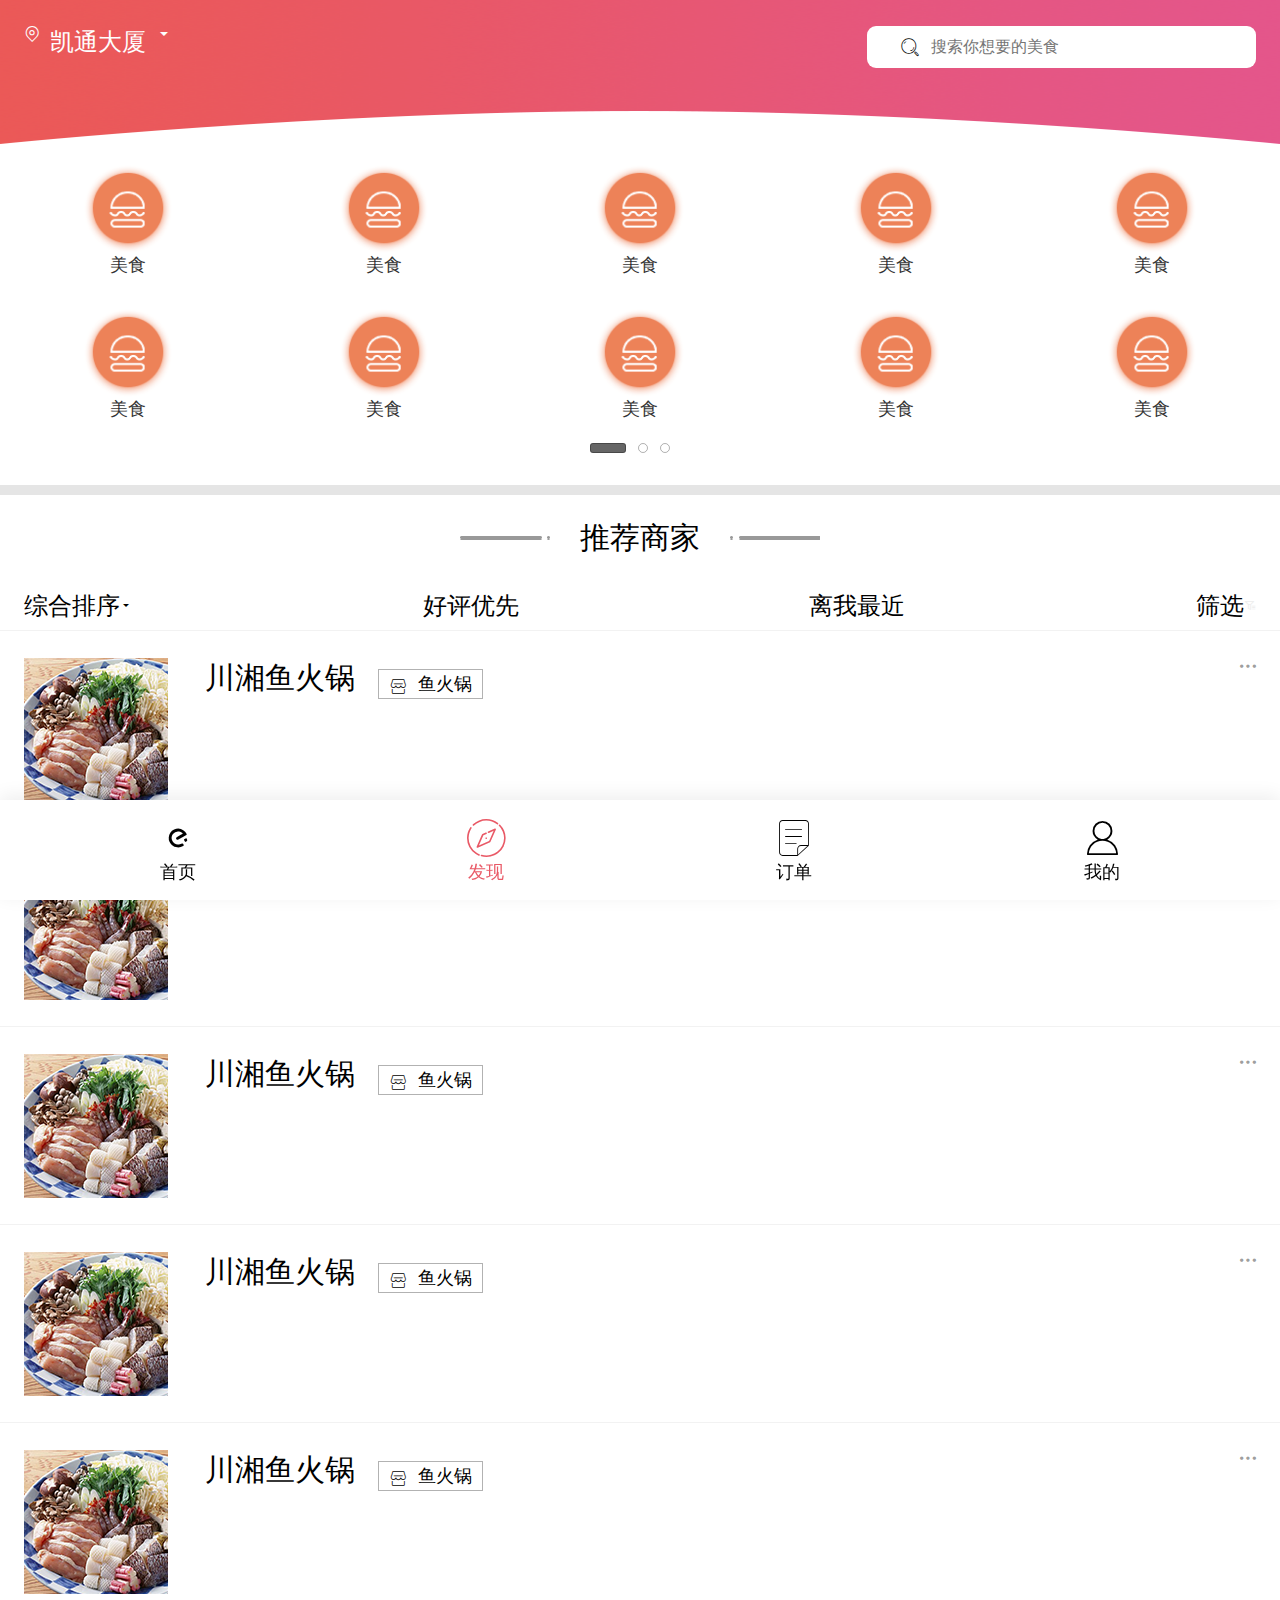
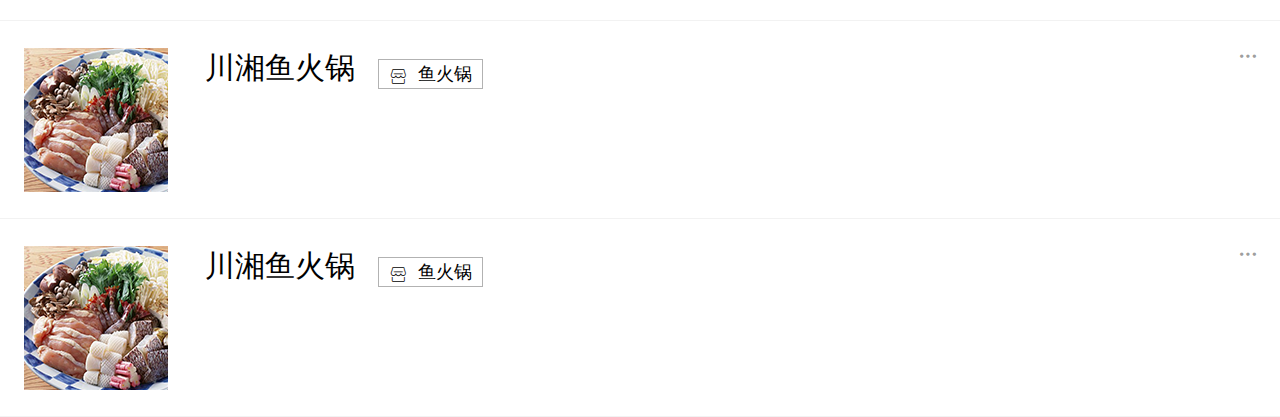
<file: eleme/index.html>
<!doctype html>
<html lang="en">
<head>
    <meta charset="UTF-8">
    <meta name="viewport"
          content="width=device-width, user-scalable=no, initial-scale=1.0, maximum-scale=1.0, minimum-scale=1.0">
    <meta http-equiv="X-UA-Compatible" content="ie=edge">
    <title>首页</title>
    <link rel="stylesheet" href="./css/common.css">
    <link rel="stylesheet" href="./css/index.css">
    <link rel="stylesheet" href="./font/iconfont.css">
    <script src="./js/rem.js"></script>
</head>
<body>
   <header>
       <div class="hleft">
           <i class="iconfont icon-location"></i>
           <span>凯通大厦</span>
           <i class="iconfont icon-plus-select-down"></i>
       </div>
       <div class="hright">
           <i class="iconfont icon-sousuo"></i>
           <input type="text" placeholder="搜索你想要的美食">
       </div>
   </header>
<!-- header -->
   <section class="category">
       <div class="cateBox">
           <div class="cateItem">
               <div class="itemSon">
                   <a href="">
                       <img src="./img/index/kc.png" alt=""><h3>美食</h3>
                   </a>
               </div>
               <div class="itemSon">
                   <a href="">
                       <img src="./img/index/kc.png" alt="">
                       <h3>美食</h3>
                   </a>
               </div>
               <div class="itemSon">
                   <a href="">
                       <img src="./img/index/kc.png" alt="">
                       <h3>美食</h3>
                   </a>
               </div>
               <div class="itemSon">
                   <a href="">
                       <img src="./img/index/kc.png" alt="">
                       <h3>美食</h3>
                   </a>
               </div>
               <div class="itemSon">
                   <a href="">
                       <img src="./img/index/kc.png" alt="">
                       <h3>美食</h3>
                   </a>
               </div><div class="itemSon">
               <a href="">
                   <img src="./img/index/kc.png" alt="">
                   <h3>美食</h3>
               </a>
           </div>
               <div class="itemSon">
                   <a href="">
                       <img src="./img/index/kc.png" alt="">
                       <h3>美食</h3>
                   </a>
               </div>
               <div class="itemSon">
                   <a href="">
                       <img src="./img/index/kc.png" alt="">
                       <h3>美食</h3>
                   </a>
               </div>
               <div class="itemSon">
                   <a href="">
                       <img src="./img/index/kc.png" alt="">
                       <h3>美食</h3>
                   </a>
               </div>
               <div class="itemSon">
                   <a href="">
                       <img src="./img/index/kc.png" alt="">
                       <h3>美食</h3>
                   </a>
               </div>


           </div>
          <!-- <div class="cateItem"></div>
           <div class="cateItem"></div>-->
       </div>
       <ul class="cateBtn">
           <li class="hot"></li>
           <li></li>
           <li></li>
       </ul>
   </section>
<!--  category -->
<div class="line" style="width: 100%;height: 0.1rem;background: #e5e5e5"></div>

<div class="shopListTitle">
   <span></span>  推荐商家 <span></span>
</div>
<ul class="shopCate">
    <li>综合排序 <i class="iconfont icon-plus-select-down"></i> </li>
    <li>好评优先</li>
    <li>离我最近</li>
    <li>筛选 <i class="iconfont icon-shaixuan"></i> </li>
</ul>
<!-- 分类 条件 -->
<section class="shopListBox">
    <section class="shopList">
        <a href="dianpuye.html">
            <div class="listLeft">
                <img src="./img/index/food.png" alt="">
            </div>
            <div class="listInfo">
                <section class="shopName">
                    <section>
                        <h3>川湘鱼火锅</h3>
                        <h6><i class="iconfont icon-dianpu" style="margin-right: 0.11rem"></i> 鱼火锅</h6>
                    </section>
                    <i class="iconfont icon-gengduo-tianchong" style="color:rgba(0,0,0,0.4)"></i>
                </section>

            </div>
        </a>
    </section>

    <section class="shopList">
        <a href="dianpuye.html">
            <div class="listLeft">
                <img src="./img/index/food.png" alt="">
            </div>
            <div class="listInfo">
                <section class="shopName">
                    <section>
                        <h3>川湘鱼火锅</h3>
                        <h6><i class="iconfont icon-dianpu" style="margin-right: 0.11rem"></i> 鱼火锅</h6>
                    </section>
                    <i class="iconfont icon-gengduo-tianchong" style="color:rgba(0,0,0,0.4)"></i>
                </section>

            </div>
        </a>
    </section>

    <section class="shopList">
        <a href="dianpuye.html">
            <div class="listLeft">
                <img src="./img/index/food.png" alt="">
            </div>
            <div class="listInfo">
                <section class="shopName">
                    <section>
                        <h3>川湘鱼火锅</h3>
                        <h6><i class="iconfont icon-dianpu" style="margin-right: 0.11rem"></i> 鱼火锅</h6>
                    </section>
                    <i class="iconfont icon-gengduo-tianchong" style="color:rgba(0,0,0,0.4)"></i>
                </section>

            </div>
        </a>
    </section>

    <section class="shopList">
        <a href="dianpuye.html">
            <div class="listLeft">
                <img src="./img/index/food.png" alt="">
            </div>
            <div class="listInfo">
                <section class="shopName">
                    <section>
                        <h3>川湘鱼火锅</h3>
                        <h6><i class="iconfont icon-dianpu" style="margin-right: 0.11rem"></i> 鱼火锅</h6>
                    </section>
                    <i class="iconfont icon-gengduo-tianchong" style="color:rgba(0,0,0,0.4)"></i>
                </section>

            </div>
        </a>
    </section>

    <section class="shopList">
        <a href="dianpuye.html">
            <div class="listLeft">
                <img src="./img/index/food.png" alt="">
            </div>
            <div class="listInfo">
                <section class="shopName">
                    <section>
                        <h3>川湘鱼火锅</h3>
                        <h6><i class="iconfont icon-dianpu" style="margin-right: 0.11rem"></i> 鱼火锅</h6>
                    </section>
                    <i class="iconfont icon-gengduo-tianchong" style="color:rgba(0,0,0,0.4)"></i>
                </section>

            </div>
        </a>
    </section>

    <section class="shopList">
        <a href="dianpuye.html">
            <div class="listLeft">
                <img src="./img/index/food.png" alt="">
            </div>
            <div class="listInfo">
                <section class="shopName">
                    <section>
                        <h3>川湘鱼火锅</h3>
                        <h6><i class="iconfont icon-dianpu" style="margin-right: 0.11rem"></i> 鱼火锅</h6>
                    </section>
                    <i class="iconfont icon-gengduo-tianchong" style="color:rgba(0,0,0,0.4)"></i>
                </section>

            </div>
        </a>
    </section>

    <section class="shopList">
        <a href="dianpuye.html">
            <div class="listLeft">
                <img src="./img/index/food.png" alt="">
            </div>
            <div class="listInfo">
                <section class="shopName">
                    <section>
                        <h3>川湘鱼火锅</h3>
                        <h6><i class="iconfont icon-dianpu" style="margin-right: 0.11rem"></i> 鱼火锅</h6>
                    </section>
                    <i class="iconfont icon-gengduo-tianchong" style="color:rgba(0,0,0,0.4)"></i>
                </section>

            </div>
        </a>
    </section>

</section>

<!--  list  -->

<ul class="footer">
    <li>
        <a href="index.html">
            <i class="iconfont icon-changyonglogo40"></i>
            <span>首页</span>
        </a>
    </li>
    <li><a href="" class="active"><i class="iconfont icon-faxian"></i><span>发现</span></a></li>
    <li><a href="dingdanxiangqing.html"><i class="iconfont icon-icondd1"></i><span>订单</span></a></li>

    <li><a href="gerenzhixing.html"><i class="iconfont icon-wode"></i><span>我的</span></a></li>

</ul>


</body>
</html>
</file>
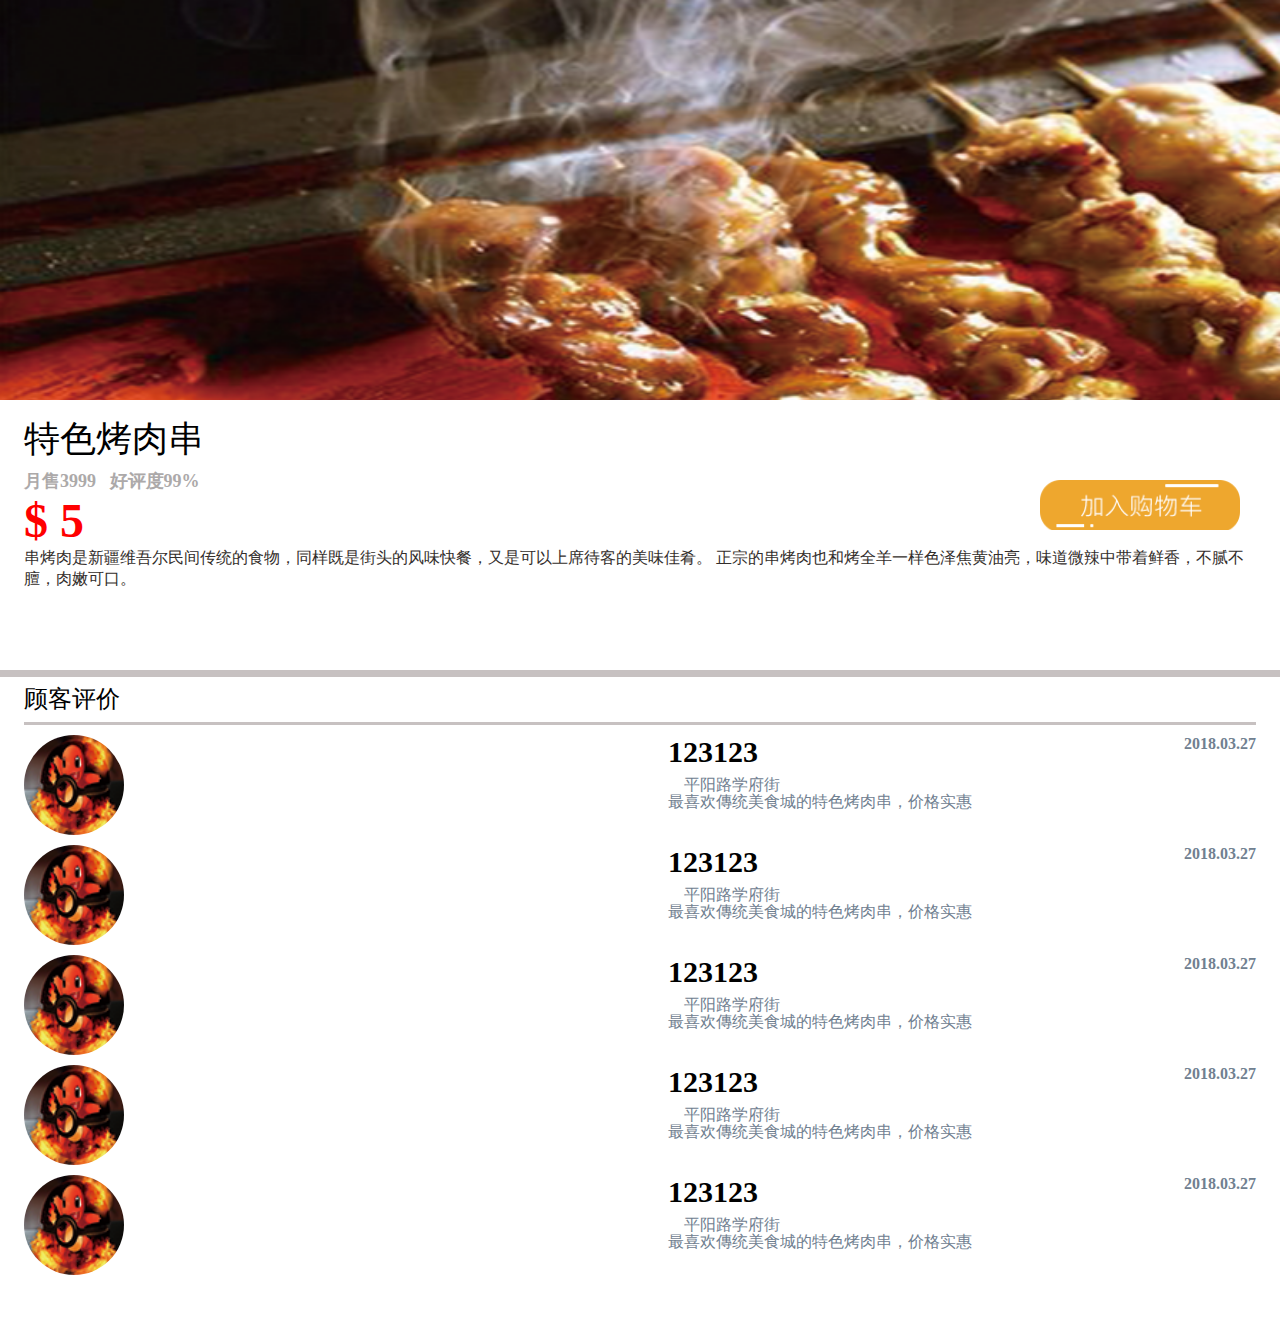
<file: eleme/danpinjieshao.html>
<!doctype html>
<html lang="en">
<head>
    <meta charset="UTF-8">
    <meta name="viewport"
          content="width=device-width, user-scalable=no, initial-scale=1.0, maximum-scale=1.0, minimum-scale=1.0">
    <meta http-equiv="X-UA-Compatible" content="ie=edge">
    <title>Document</title>
    <link rel="stylesheet" href="./css/danpinjieshao.css">
    <link rel="stylesheet" href="//at.alicdn.com/t/font_632996_cu290oz7plul3di.css">
    <script src="js/rem.js"></script>
</head>
<body>
<!--头部开始-->
<div class="toubu">
    <div class="dhl">
        <a href="javascript:history.back();" class="you">
            <i class="iconfont y">&#xe65c;</i>
        </a>
        <div class="zuo">
            <a href="">
                <i class="iconfont sc">&#xe60a;</i>
            </a>
            <a href="">
                <i class="iconfont fx">&#xe6f0;</i>
            </a>
        </div>
    </div>
</div>
<!--头部结束-->
<!--中-->
<div class="zhong">
    <a href="" class="jrgwc"></a>
    <h1>特色烤肉串</h1>
    <h2>月售3999&nbsp; &nbsp;好评度99%</h2>
    <h3>$ 5</h3>
    <p>串烤肉是新疆维吾尔民间传统的食物，同样既是街头的风味快餐，又是可以上席待客的美味佳肴。
        正宗的串烤肉也和烤全羊一样色泽焦黄油亮，味道微辣中带着鲜香，不腻不膻，肉嫩可口。 </p>
</div>
<!--中结束-->
<!--评论开始-->
<div class="zong">
    <div class="gk">顾客评价</div>
    <div class="pinlun">
        <div class="tp"></div>
        <div class="zj">
            <div class="mincheng">
                <h1>123123
                    <i class="iconfont">&#xe615;&#xe615;&#xe615; </i>
                </h1>
                <h2>2018.03.27</h2>
            </div>
            <div class="dingwei">
                <i class="iconfont">&#xe636;</i>
                <span>平阳路学府街</span>
            </div>
            <div class="zanmei">
                <p>最喜欢傳统美食城的特色烤肉串，价格实惠</p>
            </div>
        </div>
    </div>
    <div class="pinlun">
        <div class="tp"></div>
        <div class="zj">
            <div class="mincheng">
                <h1>123123
                    <i class="iconfont">&#xe615;&#xe615;&#xe615; </i>
                </h1>
                <h2>2018.03.27</h2>
            </div>
            <div class="dingwei">
                <i class="iconfont">&#xe636;</i>
                <span>平阳路学府街</span>
            </div>
            <div class="zanmei">
                <p>最喜欢傳统美食城的特色烤肉串，价格实惠</p>
            </div>
        </div>
    </div>
    <div class="pinlun">
        <div class="tp"></div>
        <div class="zj">
            <div class="mincheng">
                <h1>123123
                    <i class="iconfont">&#xe615;&#xe615;&#xe615; </i>
                </h1>
                <h2>2018.03.27</h2>
            </div>
            <div class="dingwei">
                <i class="iconfont">&#xe636;</i>
                <span>平阳路学府街</span>
            </div>
            <div class="zanmei">
                <p>最喜欢傳统美食城的特色烤肉串，价格实惠</p>
            </div>
        </div>
    </div>
    <div class="pinlun">
        <div class="tp"></div>
        <div class="zj">
            <div class="mincheng">
                <h1>123123
                    <i class="iconfont">&#xe615;&#xe615;&#xe615; </i>
                </h1>
                <h2>2018.03.27</h2>
            </div>
            <div class="dingwei">
                <i class="iconfont">&#xe636;</i>
                <span>平阳路学府街</span>
            </div>
            <div class="zanmei">
                <p>最喜欢傳统美食城的特色烤肉串，价格实惠</p>
            </div>
        </div>
    </div>
    <div class="pinlun">
        <div class="tp"></div>
        <div class="zj">
            <div class="mincheng">
                <h1>123123
                    <i class="iconfont">&#xe615;&#xe615;&#xe615; </i>
                </h1>
                <h2>2018.03.27</h2>
            </div>
            <div class="dingwei">
                <i class="iconfont">&#xe636;</i>
                <span>平阳路学府街</span>
            </div>
            <div class="zanmei">
                <p>最喜欢傳统美食城的特色烤肉串，价格实惠</p>
            </div>
        </div>
    </div>
</div>
<!--评论结束-->
</body>
</html>
</file>
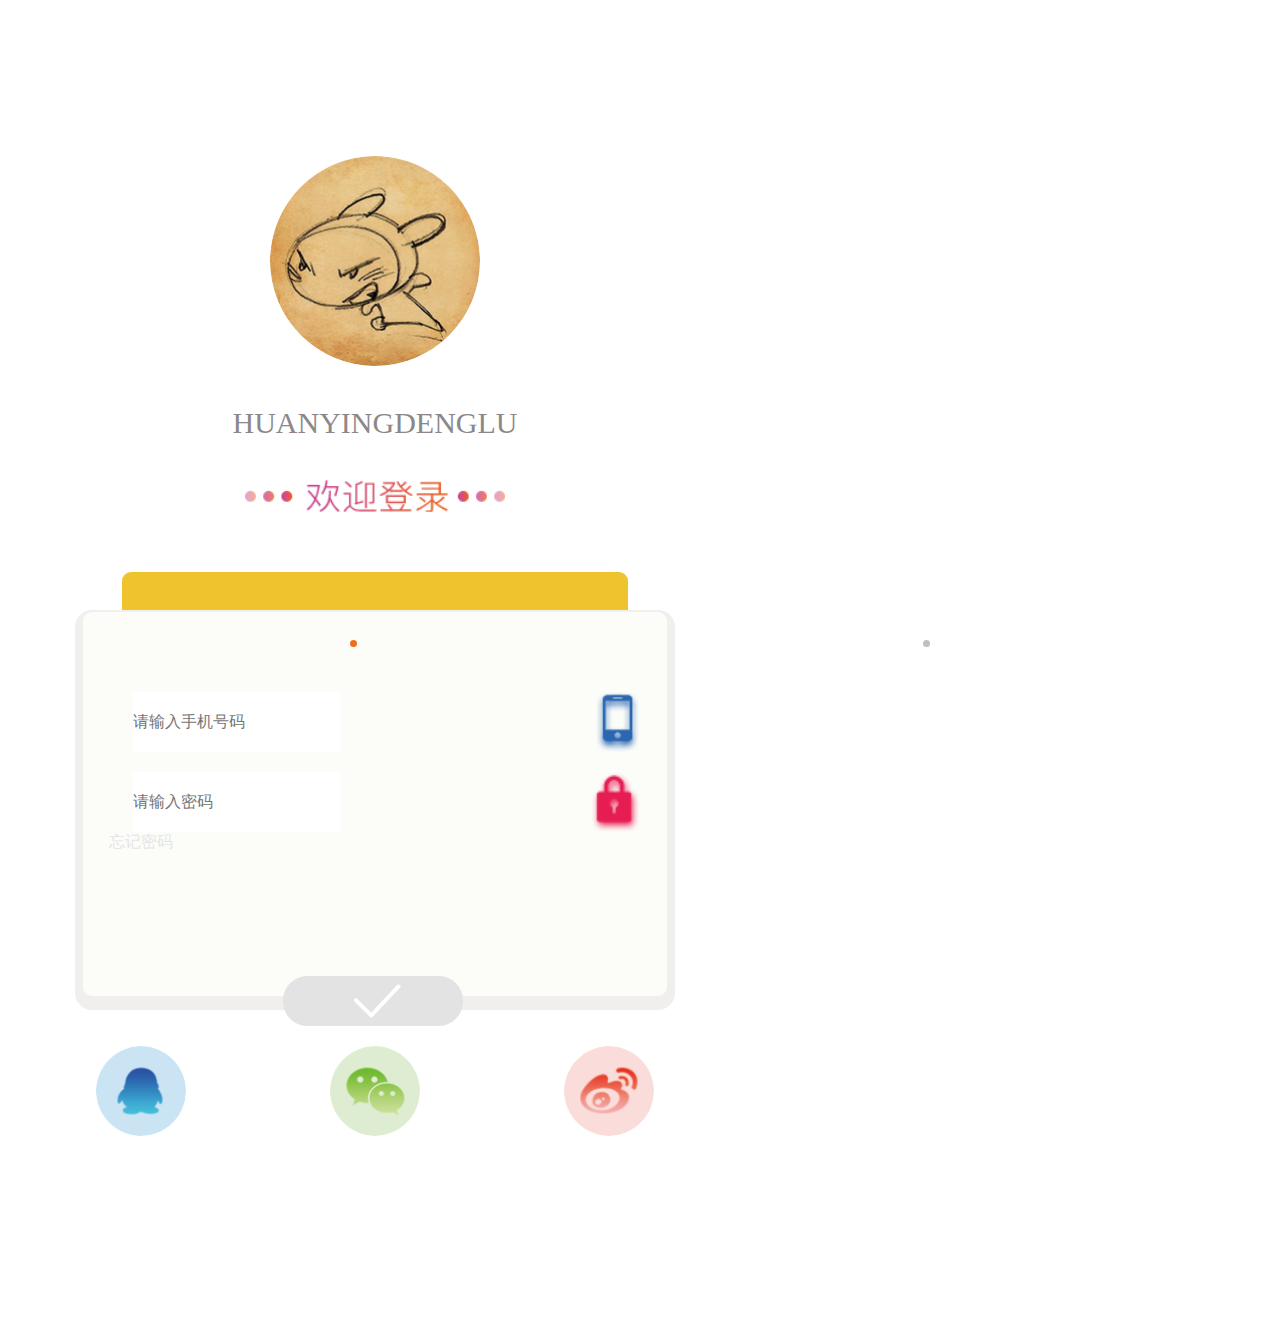
<file: eleme/denglu.html>
<!doctype html>
<html lang="en">
<head>
    <meta charset="UTF-8">
    <meta name="viewport"
          content="width=device-width, user-scalable=no, initial-scale=1.0, maximum-scale=1.0, minimum-scale=1.0">
    <meta http-equiv="X-UA-Compatible" content="ie=edge">
    <title>Document</title>
    <link rel="stylesheet" href="./css/denglu.css">
    <link rel="stylesheet" href="//at.alicdn.com/t/font_632996_dvkke8dqyoav2t9.css">
    <script src="js/rem.js"></script>
</head>
<body>
<div class="zhuti">
    <div class="tu"></div>
    <p class="ying">HUANYINGDENGLU</p>
    <div class="tu1"></div>
    <div class="he"></div>
    <div class="kuang">
        <div class="shang1">
            <input type="number" placeholder="请输入手机号码">
            <img src="./img/shouji.png" alt="">
        </div>
        <div class="shang1 shang3">
            <input type="password" placeholder="请输入密码"><img src="./img/suo.png" alt="">
        </div>
        <div class="wangji">
            <i class="iconfont">&#xe725;</i>
            <span>忘记密码</span>
        </div>
        <div class="duigou"></div>
    </div>
    <div class="yuan"></div>
    <div class="yuan1"></div>
    <div class="dlk">
        <a href="" class="qq"></a>
        <a href="" class="qq"></a>
        <a href="" class="qq"></a>
    </div>
</div>
</body>
</html>
<script>
    let button=document.querySelector(".duigou");
    button.onclick=function () {
        window.location.href="zhifufangshi.html"
    }
</script>
</file>
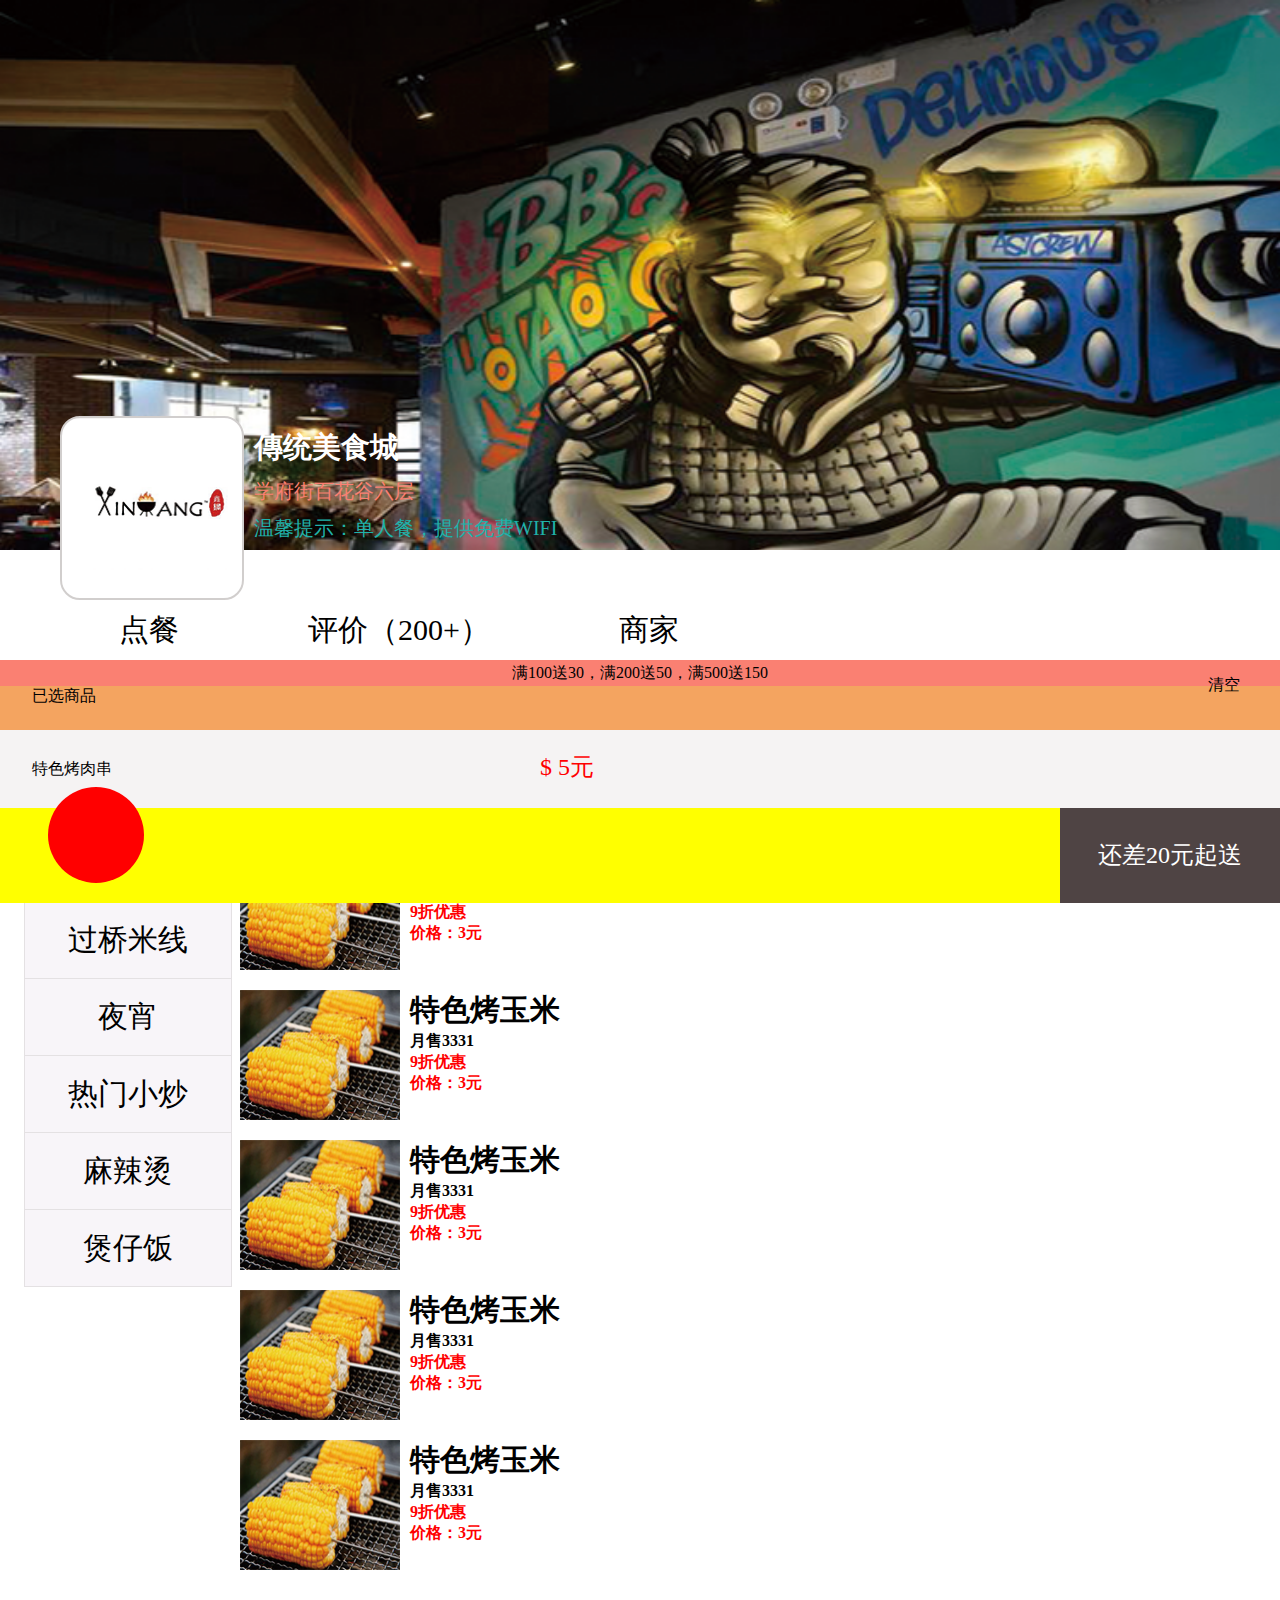
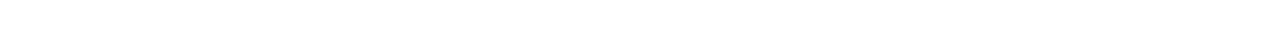
<file: eleme/dianpuye.html>
<!doctype html>
<html lang="en">
<head>
    <meta charset="UTF-8">
    <meta name="viewport"
          content="width=device-width, user-scalable=no, initial-scale=1.0, maximum-scale=1.0, minimum-scale=1.0">
    <meta http-equiv="X-UA-Compatible" content="ie=edge">
    <title>Document</title>
    <link rel="stylesheet" href="./css/dianpuye.css">
    <link rel="stylesheet" href="//at.alicdn.com/t/font_632996_cu290oz7plul3di.css">
    <script src="js/rem.js"></script>
</head>
<body>
<!--头部开始-->
    <div class="toubu">
        <div class="daohanglan">
            <div class="zuokuang">
                <a href="">
                    <i class="iconfont zuojiantou">&#xe65c;</i>
                </a>
            </div>
            <div class="youkuang">
                <a href="" class="gengduo">
                    <i class="iconfont">&#xe60a;</i>
                </a>
                <a href="" class="gengduo">
                    <i class="iconfont">&#xe6f0;</i>
                </a>
                <a href="" class="gengduo">
                    <i class="iconfont">&#xe66e;</i>
                </a>
            </div>
        </div>
        <div class="dianbiao"></div>
        <div class="dianxiangping">
            <ul class="dianxq">
                <h3>傳统美食城</h3>
                <li class="li1">学府街百花谷六层</li>
                <li class="li2">温馨提示：单人餐，提供免费WIFI</li>
            </ul>
        </div>

    </div>
<!--头部结束-->
<!--类别开始-->
<div class="zong">
    <ul class="zi">
        <li class="diancan">点餐</li>
        <li>评价（200+）</li>
        <li>商家</li>
    </ul>
</div>
<!--类别结束-->
<!--点餐窗口开始-->
<div class="dcck">
    <ul class="dc">
        <li class="dc1 dc3">烧烤</li>
        <li class="dc1">面食</li>
        <li class="dc1">酸辣粉</li>
        <li class="dc1">过桥米线</li>
        <li class="dc1">夜宵</li>
        <li class="dc1">热门小炒</li>
        <li class="dc1">麻辣烫</li>
        <li class="dc1 dc2">煲仔饭</li>
    </ul>
    <div class="spl">
        <div class="sp">
            <ul class="shangping">
                <li class="dan">
                    <img src="./img/yumi.png" alt="">
                    <div class="zi3">
                        <h6>特色烤玉米</h6>
                        <h3>月售3331</h3>
                        <h2>9折优惠</h2>
                        <h1>价格：3元</h1>
                        <a href="">
                            <i class="iconfont">&#xe621;</i>
                        </a>
                    </div>
                </li>
                <li class="dan">
                    <img src="./img/yumi.png" alt="">
                    <div class="zi3">
                        <h6>特色烤玉米</h6>
                        <h3>月售3331</h3>
                        <h2>9折优惠</h2>
                        <h1>价格：3元</h1>
                        <a href="">
                            <i class="iconfont">&#xe621;</i>
                        </a>
                    </div>
                </li>
                <li class="dan">
                    <img src="./img/yumi.png" alt="">
                    <div class="zi3">
                        <h6>特色烤玉米</h6>
                        <h3>月售3331</h3>
                        <h2>9折优惠</h2>
                        <h1>价格：3元</h1>
                        <a href="">
                            <i class="iconfont">&#xe621;</i>
                        </a>
                    </div>
                </li>
                <li class="dan">
                    <img src="./img/yumi.png" alt="">
                    <div class="zi3">
                        <h6>特色烤玉米</h6>
                        <h3>月售3331</h3>
                        <h2>9折优惠</h2>
                        <h1>价格：3元</h1>
                        <a href="">
                            <i class="iconfont">&#xe621;</i>
                        </a>
                    </div>
                </li>
                <li class="dan">
                    <img src="./img/yumi.png" alt="">
                    <div class="zi3">
                        <h6>特色烤玉米</h6>
                        <h3>月售3331</h3>
                        <h2>9折优惠</h2>
                        <h1>价格：3元</h1>
                        <a href="">
                            <i class="iconfont">&#xe621;</i>
                        </a>
                    </div>
                </li>
                <li class="dan">
                    <img src="./img/yumi.png" alt="">
                    <div class="zi3">
                        <h6>特色烤玉米</h6>
                        <h3>月售3331</h3>
                        <h2>9折优惠</h2>
                        <h1>价格：3元</h1>
                        <a href="">
                            <i class="iconfont">&#xe621;</i>
                        </a>
                    </div>
                </li>
            </ul>
        </div>
    </div>
</div>
<!--点餐窗口结束-->
<!--下单开始-->
<div class="xiadanzong">
    <div class="peisong">
        <div class="shang">
            <div class="s">满100送30，满200送50，满500送150</div>
            <div class="x">
                <p>已选商品</p>
                <div class="y">
                    <a href="">清空</a>
                </div>
            </div>
        </div>
        <div class="zhong">
            <p class="p1">特色烤肉串</p>
            <p class="p2">$ 5元</p>
            <i class="iconfont i1">&#xe6b9;</i>
            <i class="iconfont i2">&#xe621;</i>

        </div>
        <div class="xia">
            <div class="zfk">
                还差20元起送
            </div>
            <a href="" class="gwc">
                <i class="iconfont gwc">&#xe6e6;</i>
            </a>
        </div>
    </div>
</div>
<!--下单结束-->
</body>
</html>
<script>
    let button=document.querySelector(".zfk");
    button.onclick=function () {
        window.location.href="zhuce.html"
    }
</script>
</file>
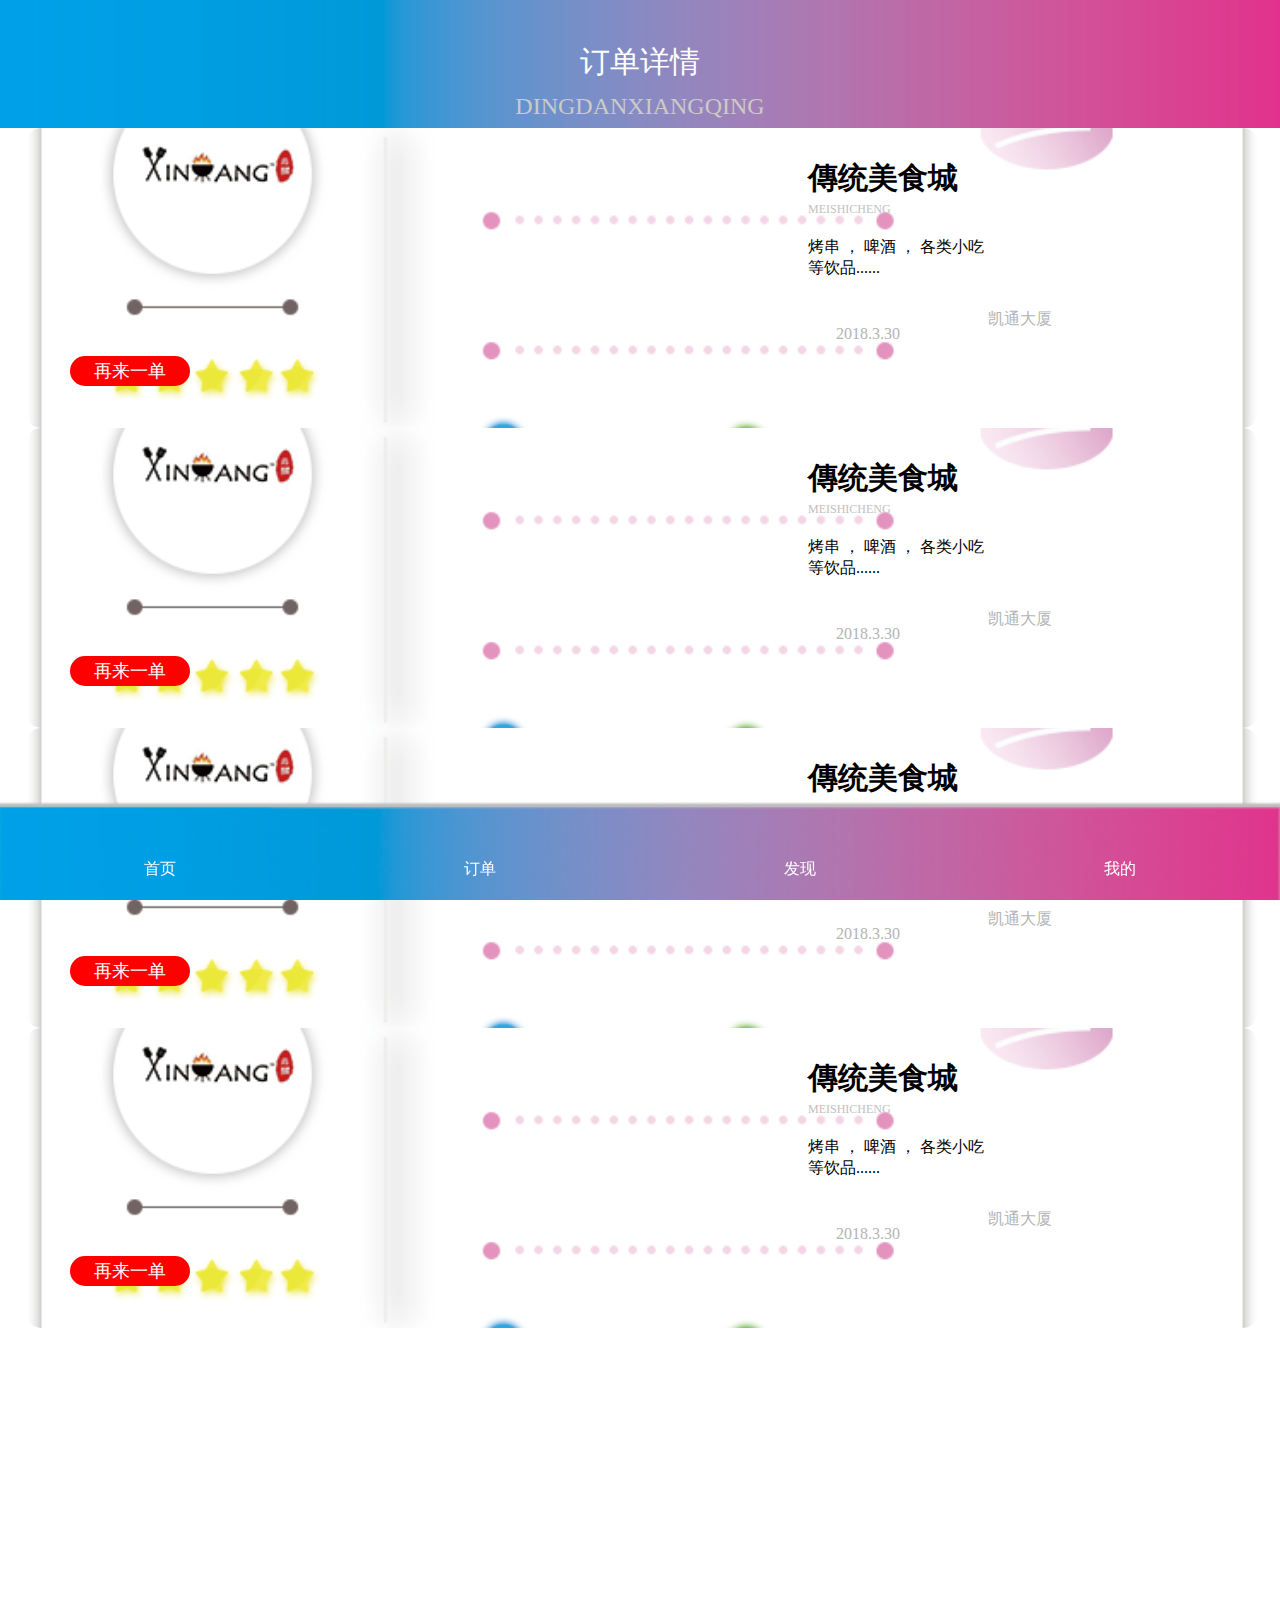
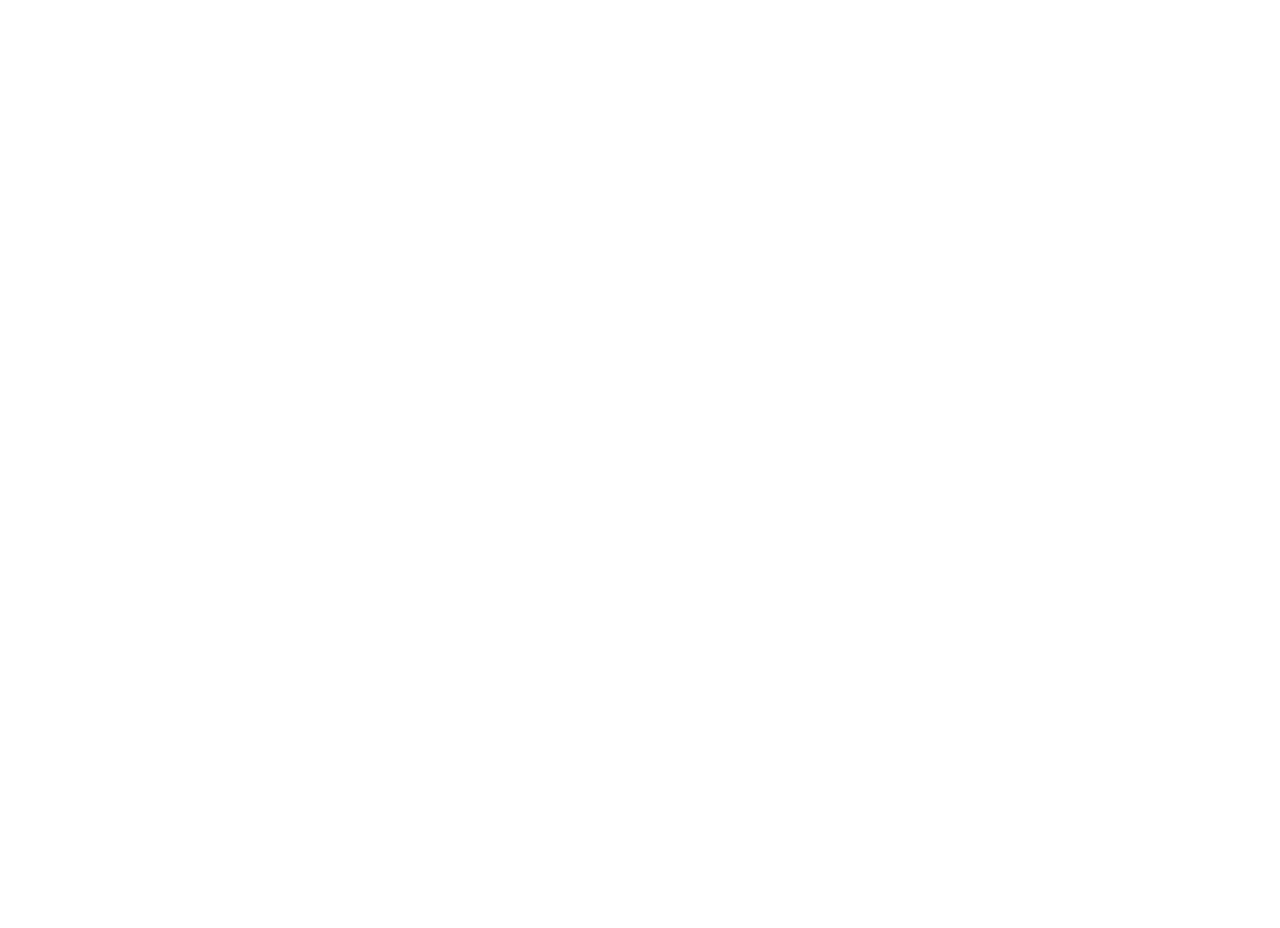
<file: eleme/dingdanxiangqing.html>
<!doctype html>
<html lang="en">
<head>
    <meta charset="UTF-8">
    <meta name="viewport"
          content="width=device-width, user-scalable=no, initial-scale=1.0, maximum-scale=1.0, minimum-scale=1.0">
    <meta http-equiv="X-UA-Compatible" content="ie=edge">
    <title>Document</title>
    <link rel="stylesheet" href="./css/dingdanxiangqing.css">
    <link rel="stylesheet" href="//at.alicdn.com/t/font_632996_bqodhpeceiuanhfr.css">
    <script src="./js/rem.js"></script>
</head>
<body>
<div class="toubu">
    <span class="ding1">订单详情</span>
    <span class="ding2">DINGDANXIANGQING</span>
</div>
<div class="tuodong">
    <div class="tuodong1">
        <div class="shou">
            <a href="">
                <span class="zlyd">再来一单</span>
            </a>
            <div class="you">
                <h3 class="biaoti">傳统美食城</h3>
                <span class="zimu">MEISHICHENG</span>
                <p class="duanluo">烤串 ， 啤酒 ， 各类小吃</br>
                    等饮品......</p>
                <span class="shijian">2018.3.30</span>
                <span class="dizhi">凯通大厦</span>
                <a href="" class="youjian">
                    <i class="iconfont youtou">&#xe600;</i>
                </a>
            </div>
        </div>
        <div class="shou">
            <a href="">
                <span class="zlyd">再来一单</span>
            </a>
            <div class="you">
                <h3 class="biaoti">傳统美食城</h3>
                <span class="zimu">MEISHICHENG</span>
                <p class="duanluo">烤串 ， 啤酒 ， 各类小吃</br>
                    等饮品......</p>
                <span class="shijian">2018.3.30</span>
                <span class="dizhi">凯通大厦</span>
                <a href="" class="youjian">
                    <i class="iconfont youtou">&#xe600;</i>
                </a>
            </div>
        </div>
        <div class="shou">
            <a href="">
                <span class="zlyd">再来一单</span>
            </a>
            <div class="you">
                <h3 class="biaoti">傳统美食城</h3>
                <span class="zimu">MEISHICHENG</span>
                <p class="duanluo">烤串 ， 啤酒 ， 各类小吃</br>
                    等饮品......</p>
                <span class="shijian">2018.3.30</span>
                <span class="dizhi">凯通大厦</span>
                <a href="" class="youjian">
                    <i class="iconfont youtou">&#xe600;</i>
                </a>
            </div>
        </div>
        <div class="shou">
            <a href="">
                <span class="zlyd">再来一单</span>
            </a>
            <div class="you">
                <h3 class="biaoti">傳统美食城</h3>
                <span class="zimu">MEISHICHENG</span>
                <p class="duanluo">烤串 ， 啤酒 ， 各类小吃</br>
                    等饮品......</p>
                <span class="shijian">2018.3.30</span>
                <span class="dizhi">凯通大厦</span>
                <a href="" class="youjian">
                    <i class="iconfont youtou">&#xe600;</i>
                </a>
            </div>
        </div>
    </div>
</div>
<div class="xiadaohang">
    <div class="xiao1">
        <i class="iconfont">&#xe63a;</i>
        <p>首页</p>
    </div>
    <div class="xiao1 xiao2">
        <i class="iconfont">&#xe635;</i>
        <p>订单</p>
    </div>
    <div class="xiao1">
        <i class="iconfont">&#xe608;</i>
        <p>发现</p>
    </div>
    <div class="xiao1">
        <i class="iconfont">&#xe620;</i>
        <p>我的</p>
    </div>
</div>
</body>
</html>
<script>
    let button=document.querySelector(".xiao1");
    let button1=document.querySelector(".xiao2");
    button.onclick=function () {
        window.location.href="index.html"
    };
    button1.onclick=function () {
        window.location.href="dingdanxiangqing.html"
    }
</script>
</file>
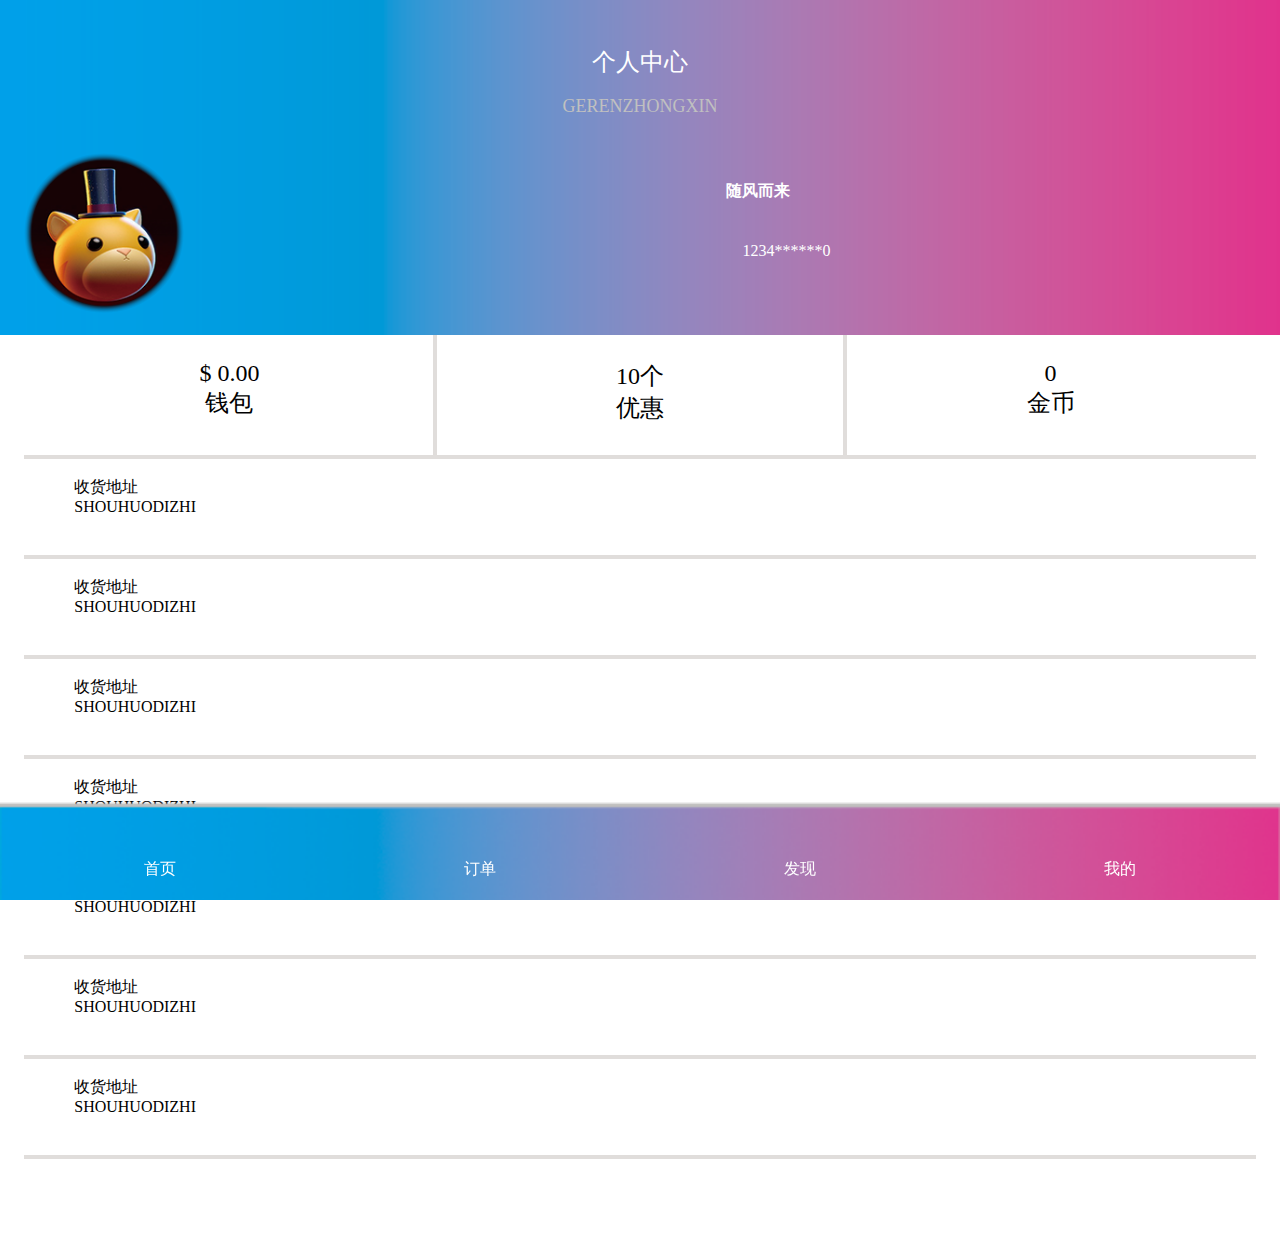
<file: eleme/gerenzhixing.html>
<!doctype html>
<html lang="en">
<head>
    <meta charset="UTF-8">
    <meta name="viewport"
          content="width=device-width, user-scalable=no, initial-scale=1.0, maximum-scale=1.0, minimum-scale=1.0">
    <meta http-equiv="X-UA-Compatible" content="ie=edge">
    <title>Document</title>
    <link rel="stylesheet" href="./css/gerenzhongxing.css">
    <link rel="stylesheet" href="//at.alicdn.com/t/font_632996_6h54c1uq9xvibe29.css">
    <script src="js/rem.js"></script>
</head>
<body>
<div class="toubu">
    <div class="daohanglan">
        <a href="" class="zuo">
            <i class="iconfont">&#xe8c0;</i>
        </a>
        <div class="zhong">
            <div class="shang">
                <span class="zi">个人中心</span>
            </div>
            <div class="xia">
                <span class="mu">GERENZHONGXIN</span>
            </div>
        </div>
        <a href="" class="you">
            <i class="iconfont">&#xe675;</i>
        </a>
    </div>
    <div class="grxx">
        <div class="nei">
            <div class="tu"></div>
            <div class="youzhong">
                <h1>随风而来</h1>
                <a href="" class="yjt1">
                    <i class="iconfont">&#xe600;</i>
                </a>
                <p>
                    <i class="iconfont">&#xe633;</i>
                    1234******0
                </p>
            </div>
        </div>
    </div>
</div>
<div class="xia">
    <div class="qianbao">
        <div class="kuai">
            <p>$ 0.00</p>
            <p class="qian">钱包</p>
        </div>
        <div class="kuai">
            <p>10个</p>
            <p class="youhui">优惠</p>
        </div>
        <div class="kuai kuai1">
            <p>0</p>
            <p class="jin" >金币</p>
        </div>
    </div>
    <div class="shdz">
        <i class="iconfont">&#xe636;</i>
        <div class="yk1">
            <p class="shdz1">收货地址</p>
            <a href="">
                <i class="iconfont">&#xe600;</i>
            </a>
            <p class="shdz2">SHOUHUODIZHI</p>
        </div>
    </div>
    <div class="shdz">
        <i class="iconfont">&#xe636;</i>
        <div class="yk1">
            <p class="shdz1">收货地址</p>
            <a href="">
                <i class="iconfont">&#xe600;</i>
            </a>
            <p class="shdz2">SHOUHUODIZHI</p>
        </div>
    </div>
    <div class="shdz">
        <i class="iconfont">&#xe636;</i>
        <div class="yk1">
            <p class="shdz1">收货地址</p>
            <a href="">
                <i class="iconfont">&#xe600;</i>
            </a>
            <p class="shdz2">SHOUHUODIZHI</p>
        </div>
    </div>
    <div class="shdz">
        <i class="iconfont">&#xe636;</i>
        <div class="yk1">
            <p class="shdz1">收货地址</p>
            <a href="">
                <i class="iconfont">&#xe600;</i>
            </a>
            <p class="shdz2">SHOUHUODIZHI</p>
        </div>
    </div>
    <div class="shdz">
        <i class="iconfont">&#xe636;</i>
        <div class="yk1">
            <p class="shdz1">收货地址</p>
            <a href="">
                <i class="iconfont">&#xe600;</i>
            </a>
            <p class="shdz2">SHOUHUODIZHI</p>
        </div>
    </div>
    <div class="shdz">
        <i class="iconfont">&#xe636;</i>
        <div class="yk1">
            <p class="shdz1">收货地址</p>
            <a href="">
                <i class="iconfont">&#xe600;</i>
            </a>
            <p class="shdz2">SHOUHUODIZHI</p>
        </div>
    </div>
    <div class="shdz">
        <i class="iconfont">&#xe636;</i>
        <div class="yk1">
            <p class="shdz1">收货地址</p>
            <a href="">
                <i class="iconfont">&#xe600;</i>
            </a>
            <p class="shdz2">SHOUHUODIZHI</p>
        </div>
    </div>
</div>
<div class="xiadaohang">
    <div class="xiao1">
        <i class="iconfont">&#xe63a;</i>
        <p>首页</p>
    </div>
    <div class="xiao1 xiao2">
        <i class="iconfont">&#xe635;</i>
        <p>订单</p>
    </div>
    <div class="xiao1">
        <i class="iconfont">&#xe608;</i>
        <p>发现</p>
    </div>
    <div class="xiao1">
        <i class="iconfont">&#xe620;</i>
        <p>我的</p>
    </div>
</div>
</body>
</html>
<script>
    let button=document.querySelector(".xiao1");
    let button1=document.querySelector(".xiao2");
    button.onclick=function () {
        window.location.href="index.html"
    }
    button1.onclick=function () {
        window.location.href="dingdanxiangqing.html"
    }
</script>
</file>
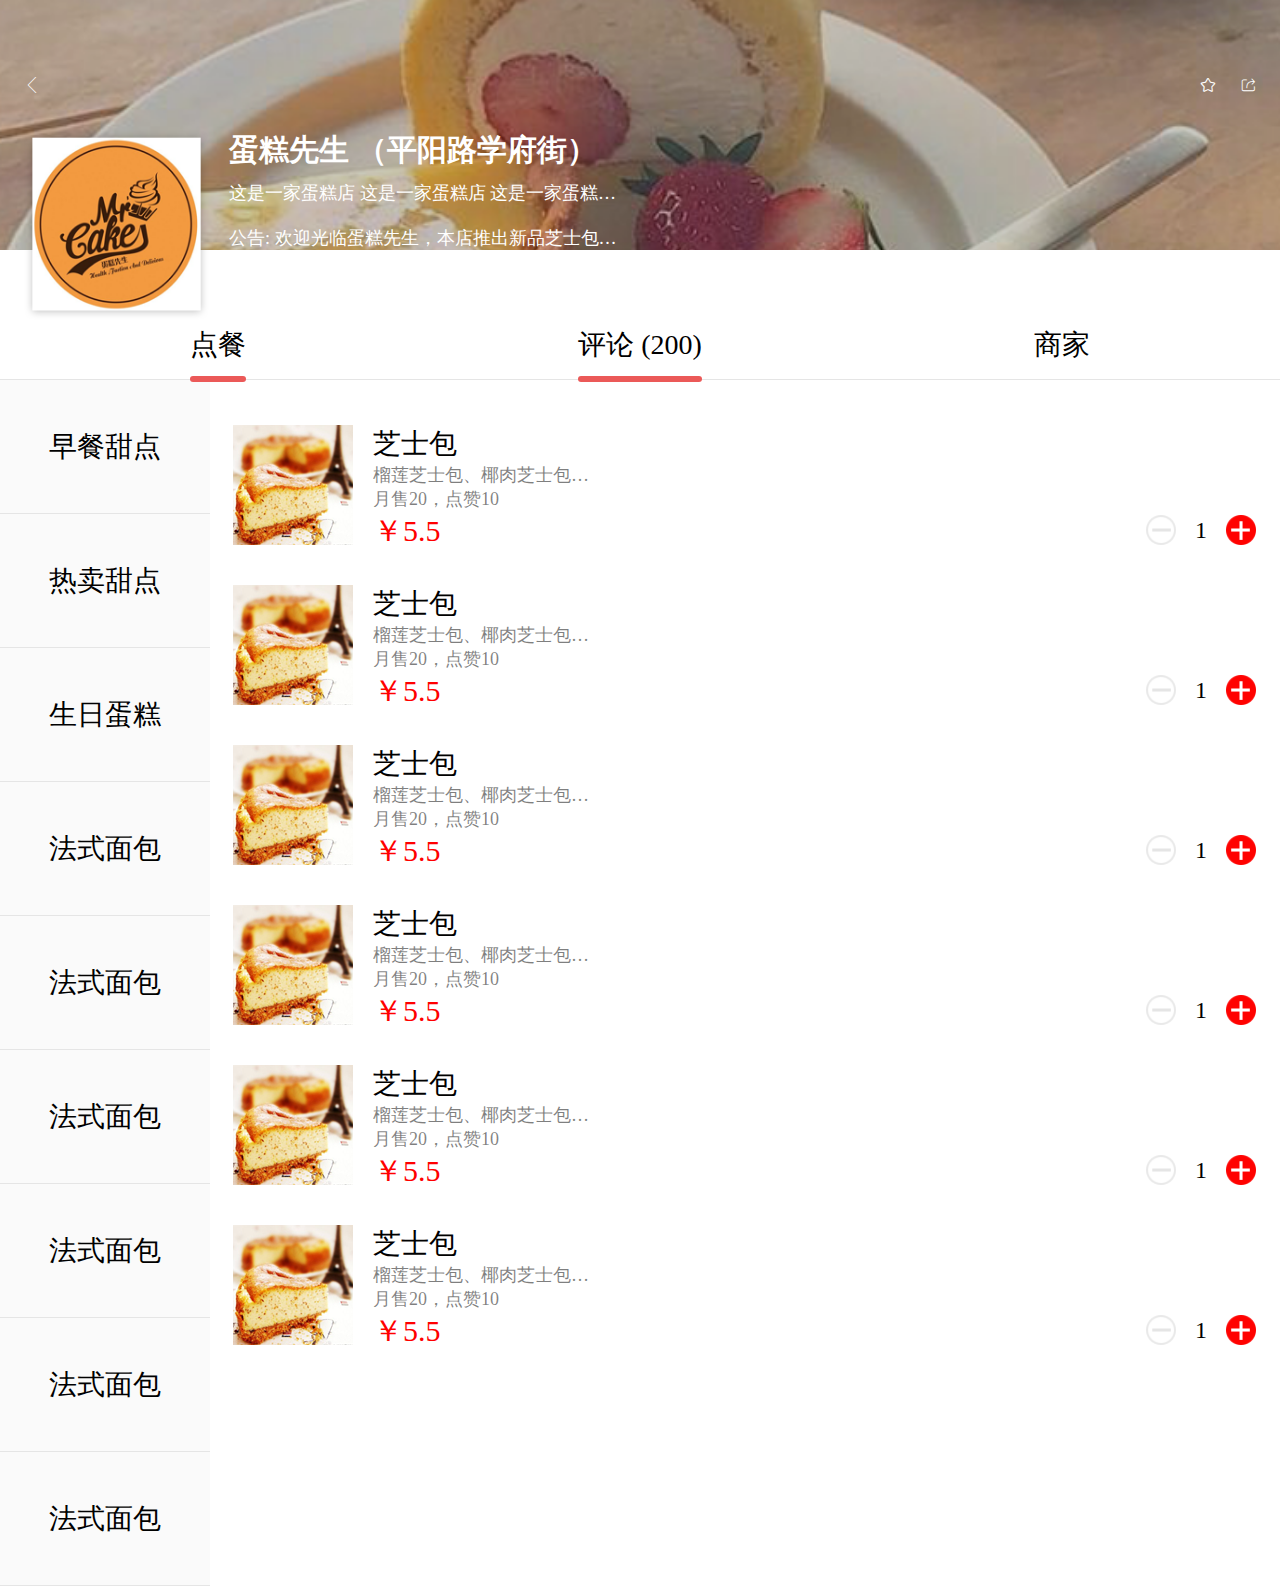
<file: eleme/list.html>
<!doctype html>
<html lang="en">
<head>
    <meta charset="UTF-8">
    <meta name="viewport"
          content="width=device-width, user-scalable=no, initial-scale=1.0, maximum-scale=1.0, minimum-scale=1.0">
    <meta http-equiv="X-UA-Compatible" content="ie=edge">
    <link rel="stylesheet" href="./css/common.css">
    <link rel="stylesheet" href="./css/list.css">
    <link rel="stylesheet" href="./font/iconfont.css">
    <script src="./js/rem.js"></script>
    <title>list</title>
</head>
<body>
   <header>
      <div class="htop">
          <i class="iconfont icon-fanhui"></i>
          <div>
              <i class="iconfont icon-shoucang" style="margin-right: 0.24rem"></i>
              <i class="iconfont icon-fenxiang"></i>
          </div>
      </div>
      <div class="shopInfo">
          <div class="shopImg">
              <img src="./img/list/shoplogo.png" alt="">
          </div>
          <div class="shopInfoBox">
              <h1>蛋糕先生 （平阳路学府街）</h1>
              <p class="shopDesc">
                  这是一家蛋糕店
                  这是一家蛋糕店
                  这是一家蛋糕店
                  这是一家蛋糕店
                  这是一家蛋糕店
                  这是一家蛋糕店
              </p>
              <p>
                  公告: 欢迎光临蛋糕先生，本店推出新品芝士包水果蛋糕
              </p>
          </div>
      </div>
   </header>

   <!--  -->
   <ul class="cate">
       <li class="active">点餐</li>
       <li class="active">评论 (200)</li>
       <li>商家</li>
   </ul>
   <!--   -->
   <section class="listBox">
       <ul class="listCate">
        <li>早餐甜点</li>
        <li>热卖甜点</li>
        <li>生日蛋糕</li>
        <li>法式面包</li>
        <li>法式面包</li>
        <li>法式面包</li>
        <li>法式面包</li>
        <li>法式面包</li>
        <li>法式面包</li>
       </ul>
       <ul class="listFood">
           <li class="foodBox">
              <div class="foodImg">
                  <a href="danpinjieshao.html">
                  <img src="./img/list/cake.png" alt="">
                  </a>
              </div>
              <div class="foodInfo">
                  <section class="foodName">
                      <a href="danpinjieshao.html">芝士包</a>
                  </section>
                  <section class="foodDesc">
                      榴莲芝士包、椰肉芝士包椰肉芝士包椰肉芝士包
                  </section>
                  <section class="foodSale">
                      月售20，点赞10
                  </section>
                  <section class="foodPrice">
                      ￥5.5
                  </section>
                  <section class="btnGroup">
                      <button class="reduce"></button>
                      <p>1</p>
                      <button class="add"></button>
                  </section>
              </div>
           </li>
           <li class="foodBox">
               <div class="foodImg">
                   <a href="danpinjieshao.html">
                       <img src="./img/list/cake.png" alt="">
                   </a>
               </div>
               <div class="foodInfo">
                   <section class="foodName">
                       <a href="">芝士包</a>
                   </section>
                   <section class="foodDesc">
                       榴莲芝士包、椰肉芝士包椰肉芝士包椰肉芝士包
                   </section>
                   <section class="foodSale">
                       月售20，点赞10
                   </section>
                   <section class="foodPrice">
                       ￥5.5
                   </section>
                   <section class="btnGroup">
                       <button class="reduce"></button>
                       <p>1</p>
                       <button class="add"></button>
                   </section>
               </div>
           </li>
           <li class="foodBox">
               <div class="foodImg">
                   <a href="danpinjieshao.html">
                       <img src="./img/list/cake.png" alt="">
                   </a>
               </div>
               <div class="foodInfo">
                   <section class="foodName">
                       <a href="">芝士包</a>
                   </section>
                   <section class="foodDesc">
                       榴莲芝士包、椰肉芝士包椰肉芝士包椰肉芝士包
                   </section>
                   <section class="foodSale">
                       月售20，点赞10
                   </section>
                   <section class="foodPrice">
                       ￥5.5
                   </section>
                   <section class="btnGroup">
                       <button class="reduce"></button>
                       <p>1</p>
                       <button class="add"></button>
                   </section>
               </div>
           </li>
           <li class="foodBox">
               <div class="foodImg">
                   <a href="danpinjieshao.html">
                       <img src="./img/list/cake.png" alt="">
                   </a>
               </div>
               <div class="foodInfo">
                   <section class="foodName">
                       <a href="">芝士包</a>
                   </section>
                   <section class="foodDesc">
                       榴莲芝士包、椰肉芝士包椰肉芝士包椰肉芝士包
                   </section>
                   <section class="foodSale">
                       月售20，点赞10
                   </section>
                   <section class="foodPrice">
                       ￥5.5
                   </section>
                   <section class="btnGroup">
                       <button class="reduce"></button>
                       <p>1</p>
                       <button class="add"></button>
                   </section>
               </div>
           </li>
           <li class="foodBox">
           <div class="foodImg">
               <a href="danpinjieshao.html">
                   <img src="./img/list/cake.png" alt="">
               </a>
           </div>
           <div class="foodInfo">
               <section class="foodName">
                   <a href="">芝士包</a>
               </section>
               <section class="foodDesc">
                   榴莲芝士包、椰肉芝士包椰肉芝士包椰肉芝士包
               </section>
               <section class="foodSale">
                   月售20，点赞10
               </section>
               <section class="foodPrice">
                   ￥5.5
               </section>
               <section class="btnGroup">
                   <button class="reduce"></button>
                   <p>1</p>
                   <button class="add"></button>
               </section>
           </div>
       </li>
           <li class="foodBox">
               <div class="foodImg">
                   <a href="danpinjieshao.html">
                       <img src="./img/list/cake.png" alt="">
                   </a>
               </div>
               <div class="foodInfo">
                   <section class="foodName">
                       <a href="">芝士包</a>
                   </section>
                   <section class="foodDesc">
                       榴莲芝士包、椰肉芝士包椰肉芝士包椰肉芝士包
                   </section>
                   <section class="foodSale">
                       月售20，点赞10
                   </section>
                   <section class="foodPrice">
                       ￥5.5
                   </section>
                   <section class="btnGroup">
                       <button class="reduce"></button>
                       <p>1</p>
                       <button class="add"></button>
                   </section>
               </div>
           </li>

       </ul>

   </section>


</body>
</html>
</file>
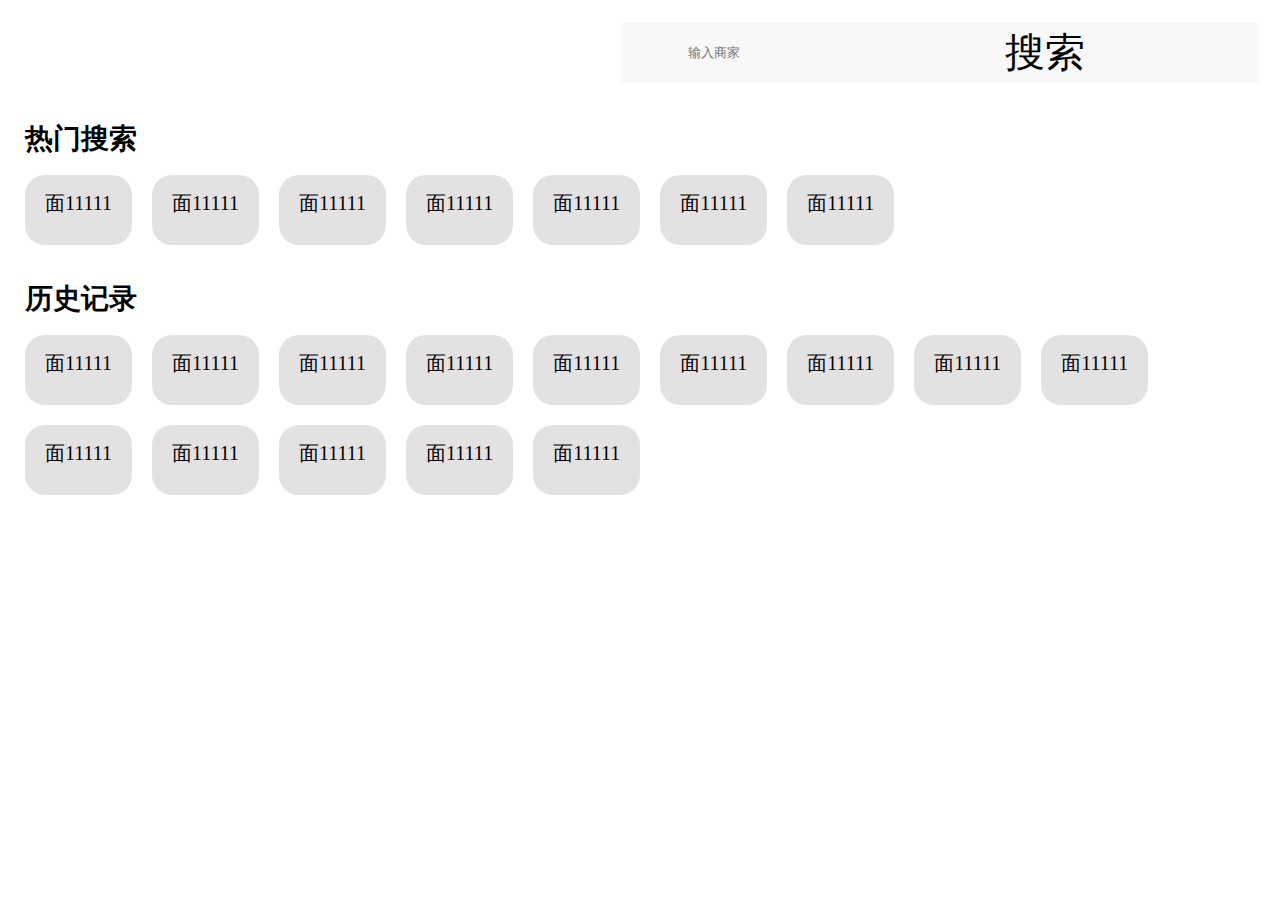
<file: eleme/sousuo.html>
<!DOCTYPE html>
<html lang="en">
<head>
    <meta charset="UTF-8">
    <meta name="viewport"
          content="width=device-width, user-scalable=no, initial-scale=1.0, maximum-scale=1.0, minimum-scale=1.0">
    <meta http-equiv="X-UA-Compatible" content="ie=edge">
    <title>Title</title>
    <link rel="stylesheet" href="css/sousuo.css">
    <script src="js/rem.js"></script>
    <link rel="stylesheet" href="//at.alicdn.com/t/font_632996_rmr7j9gxrk40lik9.css">
</head>
<body>
<div class="daohang">
    <div class="left">
        <i class="iconfont">&#xe637;</i>
    </div>
    <div class="right">
        <div class="neikuang">
            <input type="text" placeholder="输入商家">
            <button>搜索</button>
        </div>
    </div>
</div>
<div class="lishi">
    <h6>热门搜索</h6>
</div>
<div class="dgdp">
    <div class="aaa">面11111</div>
    <div class="aaa">面11111</div>
    <div class="aaa">面11111</div>
    <div class="aaa">面11111</div>
    <div class="aaa">面11111</div>
    <div class="aaa">面11111</div>
    <div class="aaa">面11111</div>
</div>
<div class="lishi">
    <h6>历史记录</h6>
</div>
<div class="dgdp">
    <div class="aaa">面11111</div>
    <div class="aaa">面11111</div>
    <div class="aaa">面11111</div>
    <div class="aaa">面11111</div>
    <div class="aaa">面11111</div>
    <div class="aaa">面11111</div>
    <div class="aaa">面11111</div>
    <div class="aaa">面11111</div>
    <div class="aaa">面11111</div>
    <div class="aaa">面11111</div>
    <div class="aaa">面11111</div>
    <div class="aaa">面11111</div>
    <div class="aaa">面11111</div>
    <div class="aaa">面11111</div>
</div>
</body>
</html>
</file>
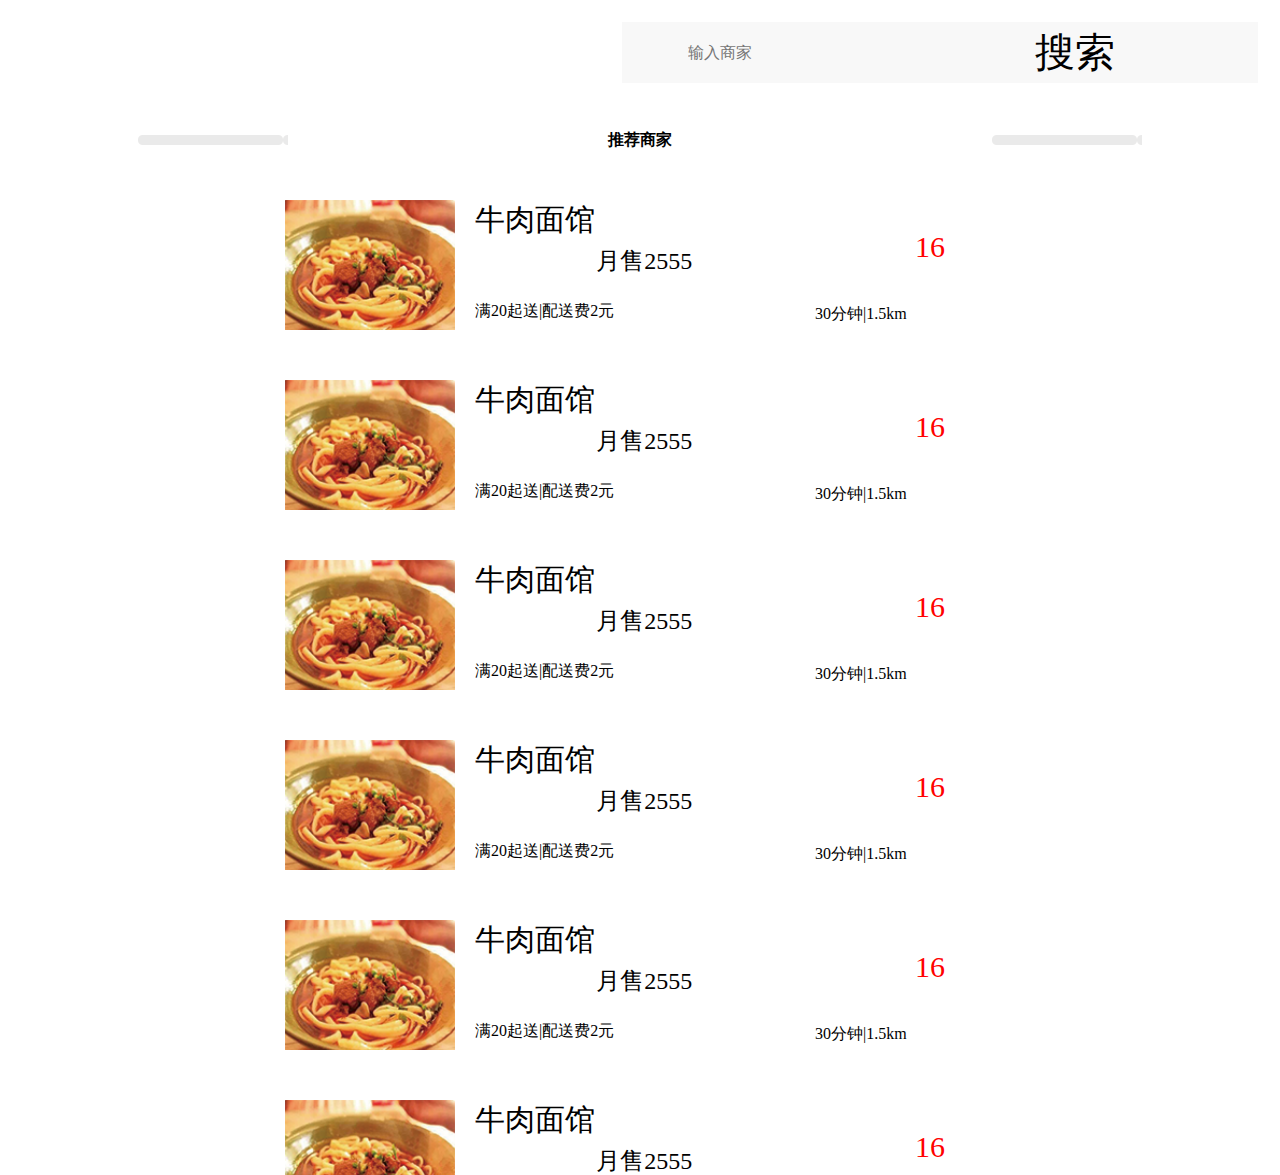
<file: eleme/sousuoneirong.html>
<!DOCTYPE html>
<html lang="en">
<head>
    <meta charset="UTF-8">
    <meta name="viewport"
          content="width=device-width, user-scalable=no, initial-scale=1.0, maximum-scale=1.0, minimum-scale=1.0">
    <meta http-equiv="X-UA-Compatible" content="ie=edge">
    <title>Title</title>
    <link rel="stylesheet" href="css/sousuoneirong.css">
    <script src="js/rem.js"></script>
    <link rel="stylesheet" href="//at.alicdn.com/t/font_632996_rmr7j9gxrk40lik9.css">
</head>
<body>
<div class="daohang">
    <div class="left">
        <i class="iconfont">&#xe637;</i>
    </div>
    <div class="right">
        <div class="neikuang">
            <input type="text" placeholder="输入商家">
            <button>搜索</button>
        </div>
    </div>
</div>
<div class="shaixuan">
    <div class="xiahuaxian"></div>
    <div class="tuijian">
        <div class="huiyuantiao">
        </div>
        <h3 class="tuijianshangjia">
            推荐商家
        </h3>
        <div class="huiyuantiao1">
        </div>
    </div>

</div>
<!--筛选栏结束-->
<!--商品开始-->
<div class="zongkuang">
    <div class="kuang">
        <div class="zong">
            <div class="dangeshangping">
                <div class="tupain1">
                    <img src="./img/mian.png" alt="">
                </div>
                <div class="youkuang">
                    <div class="jiage">
                        <h3>牛肉面馆</h3>
                        <div class="xing">
                            <i class="iconfont">&#xe615;</i>
                            <i class="iconfont">&#xe615;</i>
                            <i class="iconfont">&#xe615;</i>
                            <i class="iconfont">&#xe615;</i>
                            <i class="iconfont">&#xe615;</i>
                            <span>月售2555</span>
                        </div>
                        <div class="xiatiao">
                            <p class="youhui">  满20起送|配送费2元</p>
                        </div>
                    </div>
                    <div class="song">
                        <i class="iconfont qianbiao">&#xe632;</i>
                        <div class="song1">
                            <h3>16</h3>
                        </div>
                        <p>30分钟|1.5km</p>
                    </div>
                </div>
            </div>
        </div>
        <div class="zong">
            <div class="dangeshangping">
                <div class="tupain1">
                    <img src="./img/mian.png" alt="">
                </div>
                <div class="youkuang">
                    <div class="jiage">
                        <h3>牛肉面馆</h3>
                        <div class="xing">
                            <i class="iconfont">&#xe615;</i>
                            <i class="iconfont">&#xe615;</i>
                            <i class="iconfont">&#xe615;</i>
                            <i class="iconfont">&#xe615;</i>
                            <i class="iconfont">&#xe615;</i>
                            <span>月售2555</span>
                        </div>
                        <div class="xiatiao">
                            <p class="youhui">  满20起送|配送费2元</p>
                        </div>
                    </div>
                    <div class="song">
                        <i class="iconfont qianbiao">&#xe632;</i>
                        <div class="song1">
                            <h3>16</h3>
                        </div>
                        <p>30分钟|1.5km</p>
                    </div>
                </div>
            </div>
        </div>
        <div class="zong">
            <div class="dangeshangping">
                <div class="tupain1">
                    <img src="./img/mian.png" alt="">
                </div>
                <div class="youkuang">
                    <div class="jiage">
                        <h3>牛肉面馆</h3>
                        <div class="xing">
                            <i class="iconfont">&#xe615;</i>
                            <i class="iconfont">&#xe615;</i>
                            <i class="iconfont">&#xe615;</i>
                            <i class="iconfont">&#xe615;</i>
                            <i class="iconfont">&#xe615;</i>
                            <span>月售2555</span>
                        </div>
                        <div class="xiatiao">
                            <p class="youhui">  满20起送|配送费2元</p>
                        </div>
                    </div>
                    <div class="song">
                        <i class="iconfont qianbiao">&#xe632;</i>
                        <div class="song1">
                            <h3>16</h3>
                        </div>
                        <p>30分钟|1.5km</p>
                    </div>
                </div>
            </div>
        </div>
        <div class="zong">
            <div class="dangeshangping">
                <div class="tupain1">
                    <img src="./img/mian.png" alt="">
                </div>
                <div class="youkuang">
                    <div class="jiage">
                        <h3>牛肉面馆</h3>
                        <div class="xing">
                            <i class="iconfont">&#xe615;</i>
                            <i class="iconfont">&#xe615;</i>
                            <i class="iconfont">&#xe615;</i>
                            <i class="iconfont">&#xe615;</i>
                            <i class="iconfont">&#xe615;</i>
                            <span>月售2555</span>
                        </div>
                        <div class="xiatiao">
                            <p class="youhui">  满20起送|配送费2元</p>
                        </div>
                    </div>
                    <div class="song">
                        <i class="iconfont qianbiao">&#xe632;</i>
                        <div class="song1">
                            <h3>16</h3>
                        </div>
                        <p>30分钟|1.5km</p>
                    </div>
                </div>
            </div>
        </div>
        <div class="zong">
            <div class="dangeshangping">
                <div class="tupain1">
                    <img src="./img/mian.png" alt="">
                </div>
                <div class="youkuang">
                    <div class="jiage">
                        <h3>牛肉面馆</h3>
                        <div class="xing">
                            <i class="iconfont">&#xe615;</i>
                            <i class="iconfont">&#xe615;</i>
                            <i class="iconfont">&#xe615;</i>
                            <i class="iconfont">&#xe615;</i>
                            <i class="iconfont">&#xe615;</i>
                            <span>月售2555</span>
                        </div>
                        <div class="xiatiao">
                            <p class="youhui">  满20起送|配送费2元</p>
                        </div>
                    </div>
                    <div class="song">
                        <i class="iconfont qianbiao">&#xe632;</i>
                        <div class="song1">
                            <h3>16</h3>
                        </div>
                        <p>30分钟|1.5km</p>
                    </div>
                </div>
            </div>
        </div>
        <div class="zong">
            <div class="dangeshangping">
                <div class="tupain1">
                    <img src="./img/mian.png" alt="">
                </div>
                <div class="youkuang">
                    <div class="jiage">
                        <h3>牛肉面馆</h3>
                        <div class="xing">
                            <i class="iconfont">&#xe615;</i>
                            <i class="iconfont">&#xe615;</i>
                            <i class="iconfont">&#xe615;</i>
                            <i class="iconfont">&#xe615;</i>
                            <i class="iconfont">&#xe615;</i>
                            <span>月售2555</span>
                        </div>
                        <div class="xiatiao">
                            <p class="youhui">  满20起送|配送费2元</p>
                        </div>
                    </div>
                    <div class="song">
                        <i class="iconfont qianbiao">&#xe632;</i>
                        <div class="song1">
                            <h3>16</h3>
                        </div>
                        <p>30分钟|1.5km</p>
                    </div>
                </div>
            </div>
        </div>
        <div class="zong">
            <div class="dangeshangping">
                <div class="tupain1">
                    <img src="./img/mian.png" alt="">
                </div>
                <div class="youkuang">
                    <div class="jiage">
                        <h3>牛肉面馆</h3>
                        <div class="xing">
                            <i class="iconfont">&#xe615;</i>
                            <i class="iconfont">&#xe615;</i>
                            <i class="iconfont">&#xe615;</i>
                            <i class="iconfont">&#xe615;</i>
                            <i class="iconfont">&#xe615;</i>
                            <span>月售2555</span>
                        </div>
                        <div class="xiatiao">
                            <p class="youhui">  满20起送|配送费2元</p>
                        </div>
                    </div>
                    <div class="song">
                        <i class="iconfont qianbiao">&#xe632;</i>
                        <div class="song1">
                            <h3>16</h3>
                        </div>
                        <p>30分钟|1.5km</p>
                    </div>
                </div>
            </div>
        </div>
        <div class="zong">
            <div class="dangeshangping">
                <div class="tupain1">
                    <img src="./img/mian.png" alt="">
                </div>
                <div class="youkuang">
                    <div class="jiage">
                        <h3>牛肉面馆</h3>
                        <div class="xing">
                            <i class="iconfont">&#xe615;</i>
                            <i class="iconfont">&#xe615;</i>
                            <i class="iconfont">&#xe615;</i>
                            <i class="iconfont">&#xe615;</i>
                            <i class="iconfont">&#xe615;</i>
                            <span>月售2555</span>
                        </div>
                        <div class="xiatiao">
                            <p class="youhui">  满20起送|配送费2元</p>
                        </div>
                    </div>
                    <div class="song">
                        <i class="iconfont qianbiao">&#xe632;</i>
                        <div class="song1">
                            <h3>16</h3>
                        </div>
                        <p>30分钟|1.5km</p>
                    </div>
                </div>
            </div>
        </div>
    </div>
</div>
<!--商品结束-->
</body>
</html>
</file>
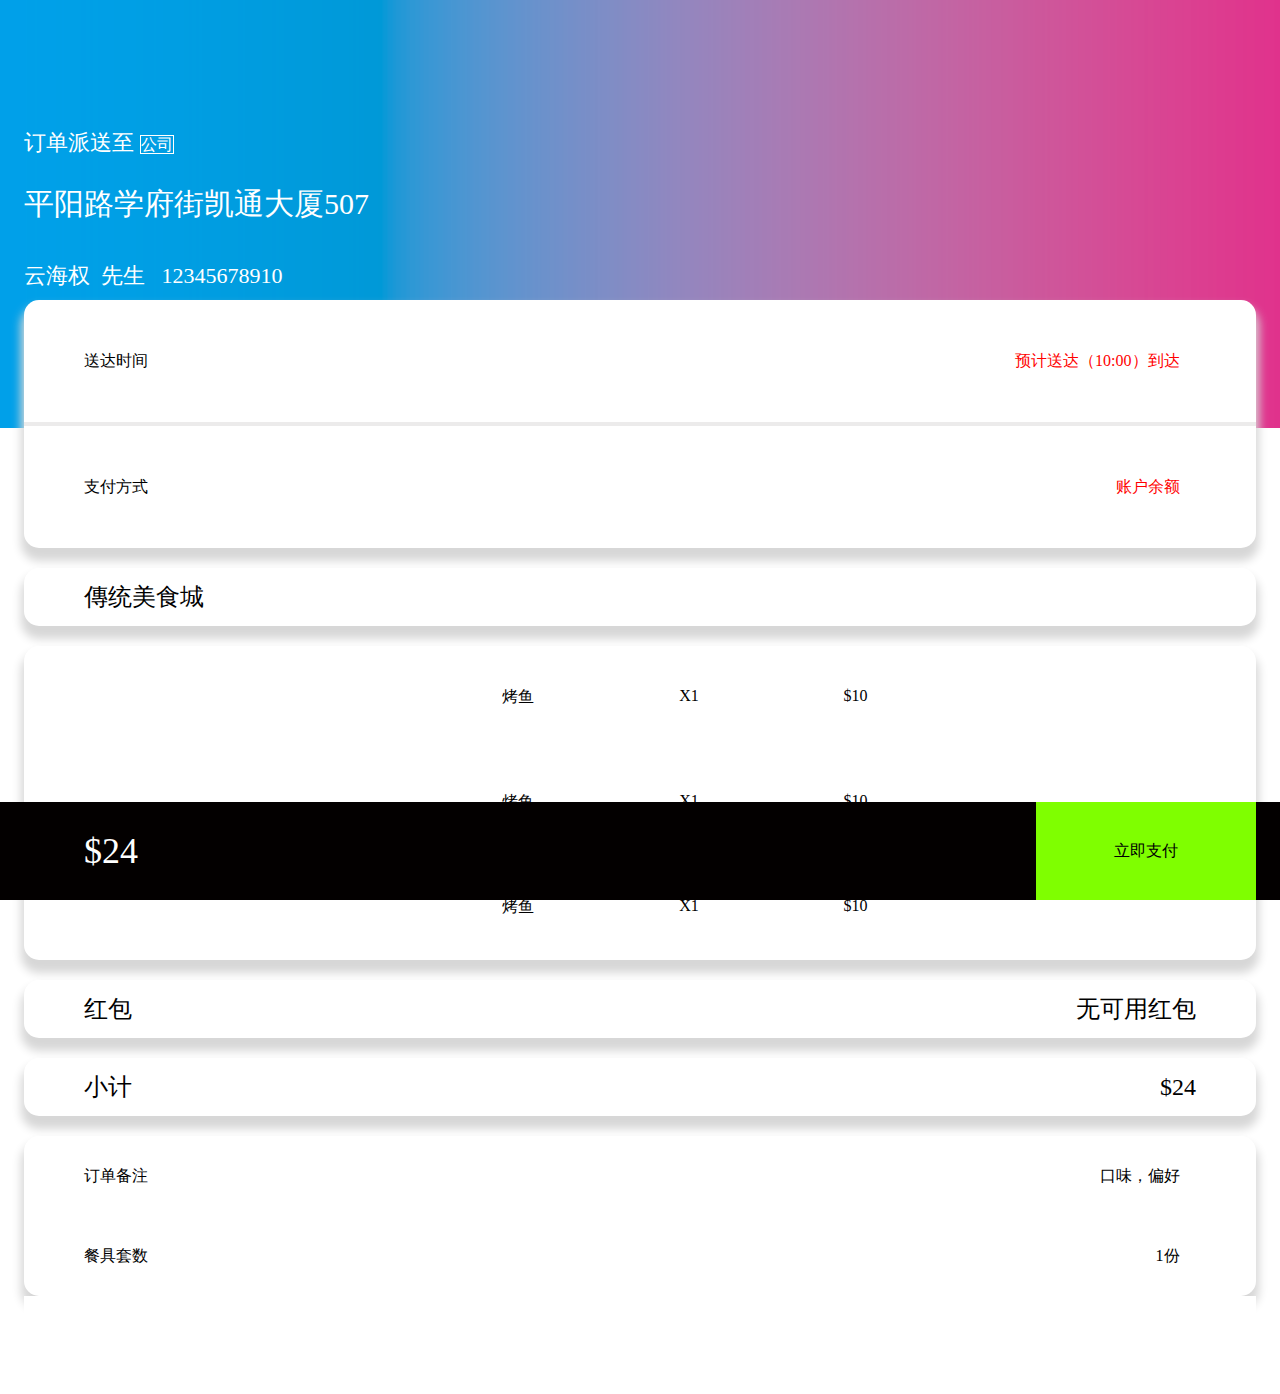
<file: eleme/zhifu.html>
<!doctype html>
<html lang="en">
<head>
    <meta charset="UTF-8">
    <meta name="viewport"
          content="width=device-width, user-scalable=no, initial-scale=1.0, maximum-scale=1.0, minimum-scale=1.0">
    <meta http-equiv="X-UA-Compatible" content="ie=edge">
    <title>Document</title>
    <link rel="stylesheet" href="./css/zhifu.css">
    <link rel="stylesheet" href="//at.alicdn.com/t/font_632996_oth0i4c6qpbke29.css">
    <script src="./js/rem.js"></script>
</head>
<body>
<div class="tuo">
    <div class="neituo">
<div class="toubu">
    <div class="dhl">
        <a href="">
            <i class="iconfont">&#xe65c;</i>
        </a>
    </div>
    <div class="dizhi">
        <p class="ding">订单派送至 <span>公司</span></p>
        <p class="pin">
            <span>平阳路学府街凯通大厦507</span>
            <a href="" class="bq">
                <i class="iconfont">&#xe600;</i>
            </a>
        </p>
        <p class="xingming">云海权 &nbsp;先生&nbsp;&nbsp;&nbsp;12345678910</p>
    </div>
</div>
<div class="xia">
    <div class="yi">
        <div class="yizheng">
            <span class="song">送达时间</span>
            <span class="yu">预计送达（10:00）到达
                <a href="" class="aye"><i class="iconfont">&#xe600;</i></a>
            </span>
        </div>
        <div class="erzheng">
            <span class="song">支付方式</span>
            <span class="yu">账户余额
                <a href="" class="aye"><i class="iconfont">&#xe600;</i></a>
            </span>
        </div>
    </div>
    <div class="er">
        <span>傳统美食城</span>
    </div>
    <div class="san">
        <div class="danpingyi">
            <div class="nei">
                <div class="tp"></div>
                <div class="kao">
                    <p class="yu">烤鱼</p>
                    <span>X1</span>
                    <span>$10</span>
                </div>
            </div>
        </div>
        <div class="danpingyi">
            <div class="nei">
                <div class="tp"></div>
                <div class="kao">
                    <p class="yu">烤鱼</p>
                    <span>X1</span>
                    <span>$10</span>
                </div>
            </div>
        </div>
        <div class="danpingyi">
            <div class="nei">
                <div class="tp"></div>
                <div class="kao">
                    <p class="yu">烤鱼</p>
                    <span>X1</span>
                    <span>$10</span>
                </div>
            </div>
        </div>
    </div>
    <div class="si">
       <span>红包</span>
        <span>无可用红包</span>
    </div>
    <div class="wu">
        <span>小计</span>
        <span>$24</span>
    </div>
    <div class="liu">
        <div class="shang">
            <span>订单备注</span>
            <span>口味，偏好
                <i class="iconfont">&#xe600;</i>
            </span>
        </div>
        <div class="xia1">
            <span>餐具套数</span>
            <span>1份
                <i class="iconfont">&#xe600;</i>
            </span>
        </div>
    </div>
    <div class="liubai"></div>
    <div class="qi">
        <span class="jia1">$24</span>
        <a href="">
            <span class="li1">立即支付</span>
        </a>
    </div>
</div>
    </div>
</div>
</body>
</html>
</file>
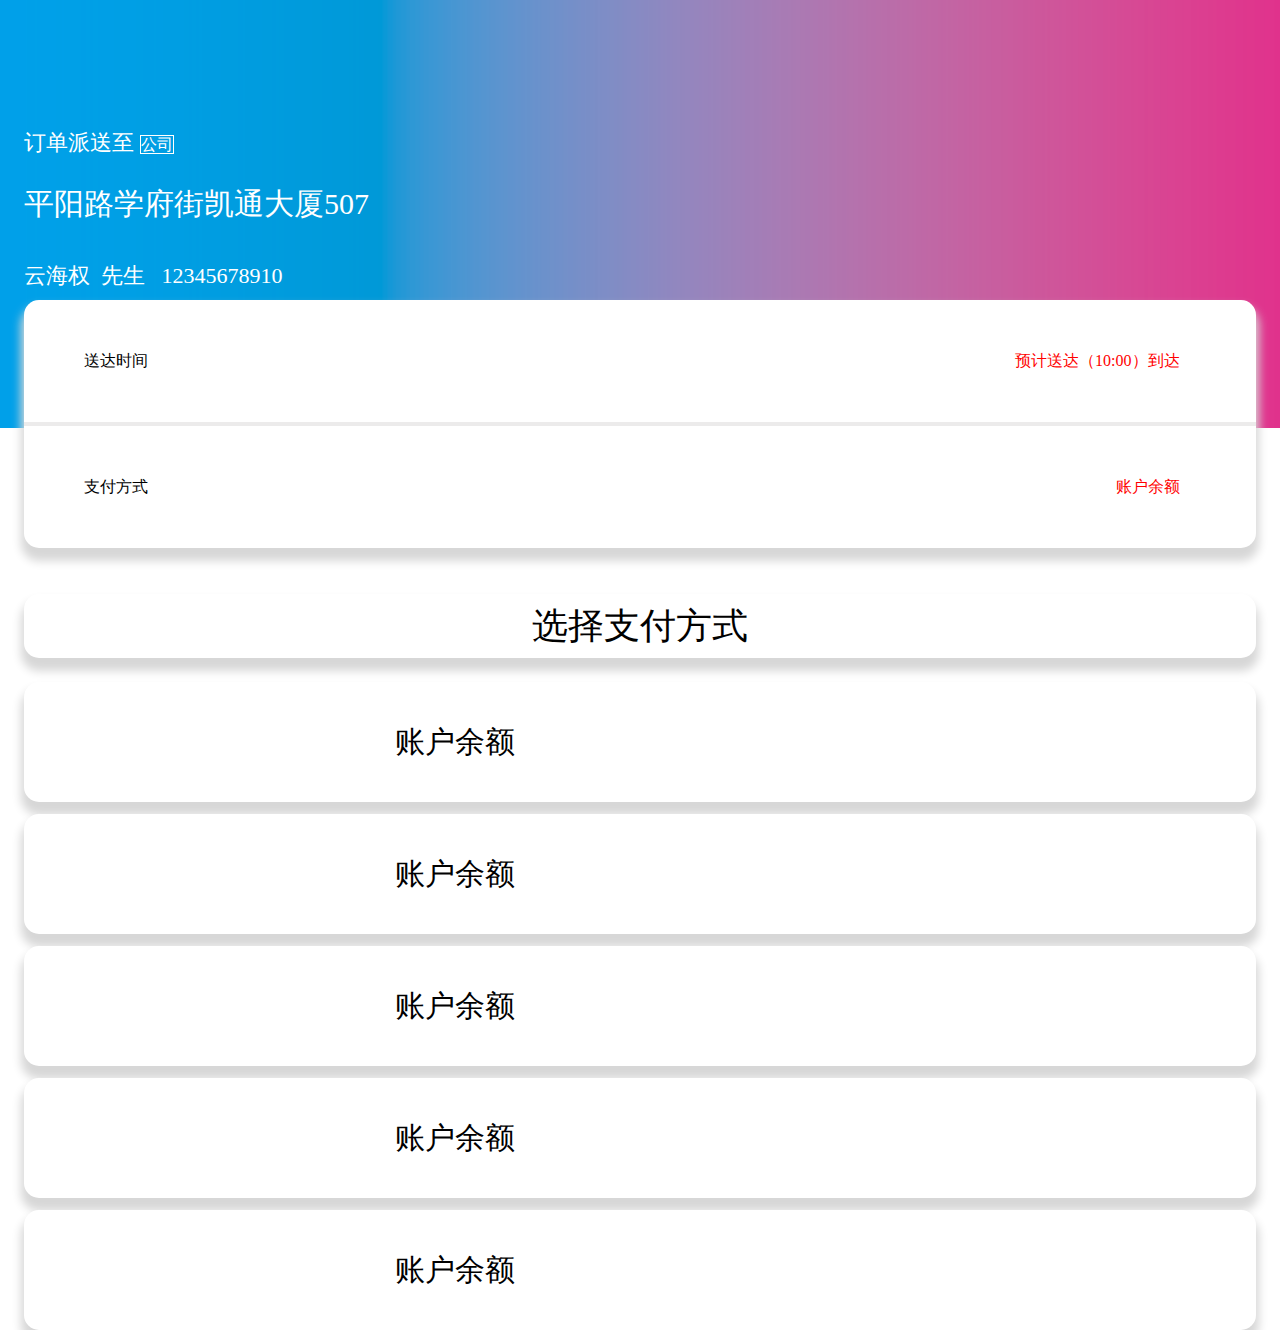
<file: eleme/zhifufangshi.html>
<!doctype html>
<html lang="en">
<head>
    <meta charset="UTF-8">
    <meta name="viewport"
          content="width=device-width, user-scalable=no, initial-scale=1.0, maximum-scale=1.0, minimum-scale=1.0">
    <meta http-equiv="X-UA-Compatible" content="ie=edge">
    <title>Document</title>
    <link rel="stylesheet" href="./css/zhufufangshi.css">
    <link rel="stylesheet" href="//at.alicdn.com/t/font_632996_bqodhpeceiuanhfr.css">
    <script src="./js/rem.js"></script>
</head>
<body>
<div class="toubu">
    <div class="dhl">
        <a href="">
            <i class="iconfont">&#xe65c;</i>
        </a>
    </div>
    <div class="dizhi">
        <p class="ding">订单派送至 <span>公司</span></p>
        <p class="pin">
            <span>平阳路学府街凯通大厦507</span>
            <a href="" class="bq">
                <i class="iconfont">&#xe600;</i>
            </a>
        </p>
        <p class="xingming">云海权 &nbsp;先生&nbsp;&nbsp;&nbsp;12345678910</p>
    </div>
</div>
<div class="xia">
    <div class="yi">
        <div class="yizheng">
            <span class="song">送达时间</span>
            <span class="yu">预计送达（10:00）到达
                <a href="" class="aye"><i class="iconfont">&#xe600;</i></a>
            </span>
        </div>
        <div class="erzheng">
            <span class="song">支付方式</span>
            <span class="yu">账户余额
                <a href="" class="aye"><i class="iconfont">&#xe600;</i></a>
            </span>
        </div>
    </div>
</div>
<div class="zhifu">
    <div class="fangshi">
        <span>选择支付方式</span>
        <a href="" class="ancha">
            <i class="iconfont cha" >&#xe602;</i>
        </a>
    </div>
    <div class="zhanghu">
        <i class="iconfont">&#xe604;</i>
        <span class="yue">账户余额</span>
        <a href="zhifu.html" class="wancheng">
            <i class="iconfont">&#xe619;</i>
        </a>
    </div>
    <div class="zhanghu zhanghu1">
        <i class="iconfont">&#xe604;</i>
        <span class="yue">账户余额</span>
        <a href="zhifu.html" class="wancheng">
            <i class="iconfont">&#xe619;</i>
        </a>
    </div>
    <div class="zhanghu zhanghu1">
        <i class="iconfont">&#xe604;</i>
        <span class="yue">账户余额</span>
        <a href="zhifu.html" class="wancheng">
            <i class="iconfont">&#xe619;</i>
        </a>
    </div>
    <div class="zhanghu zhanghu1">
        <i class="iconfont">&#xe604;</i>
        <span class="yue">账户余额</span>
        <a href="zhifu.html" class="wancheng">
            <i class="iconfont">&#xe619;</i>
        </a>
    </div>
    <div class="zhanghu zhanghu1">
        <i class="iconfont">&#xe604;</i>
        <span class="yue">账户余额</span>
        <a href="zhifu.html" class="wancheng">
            <i class="iconfont">&#xe619;</i>
        </a>
    </div>
</div>
</body>
</html>
</file>
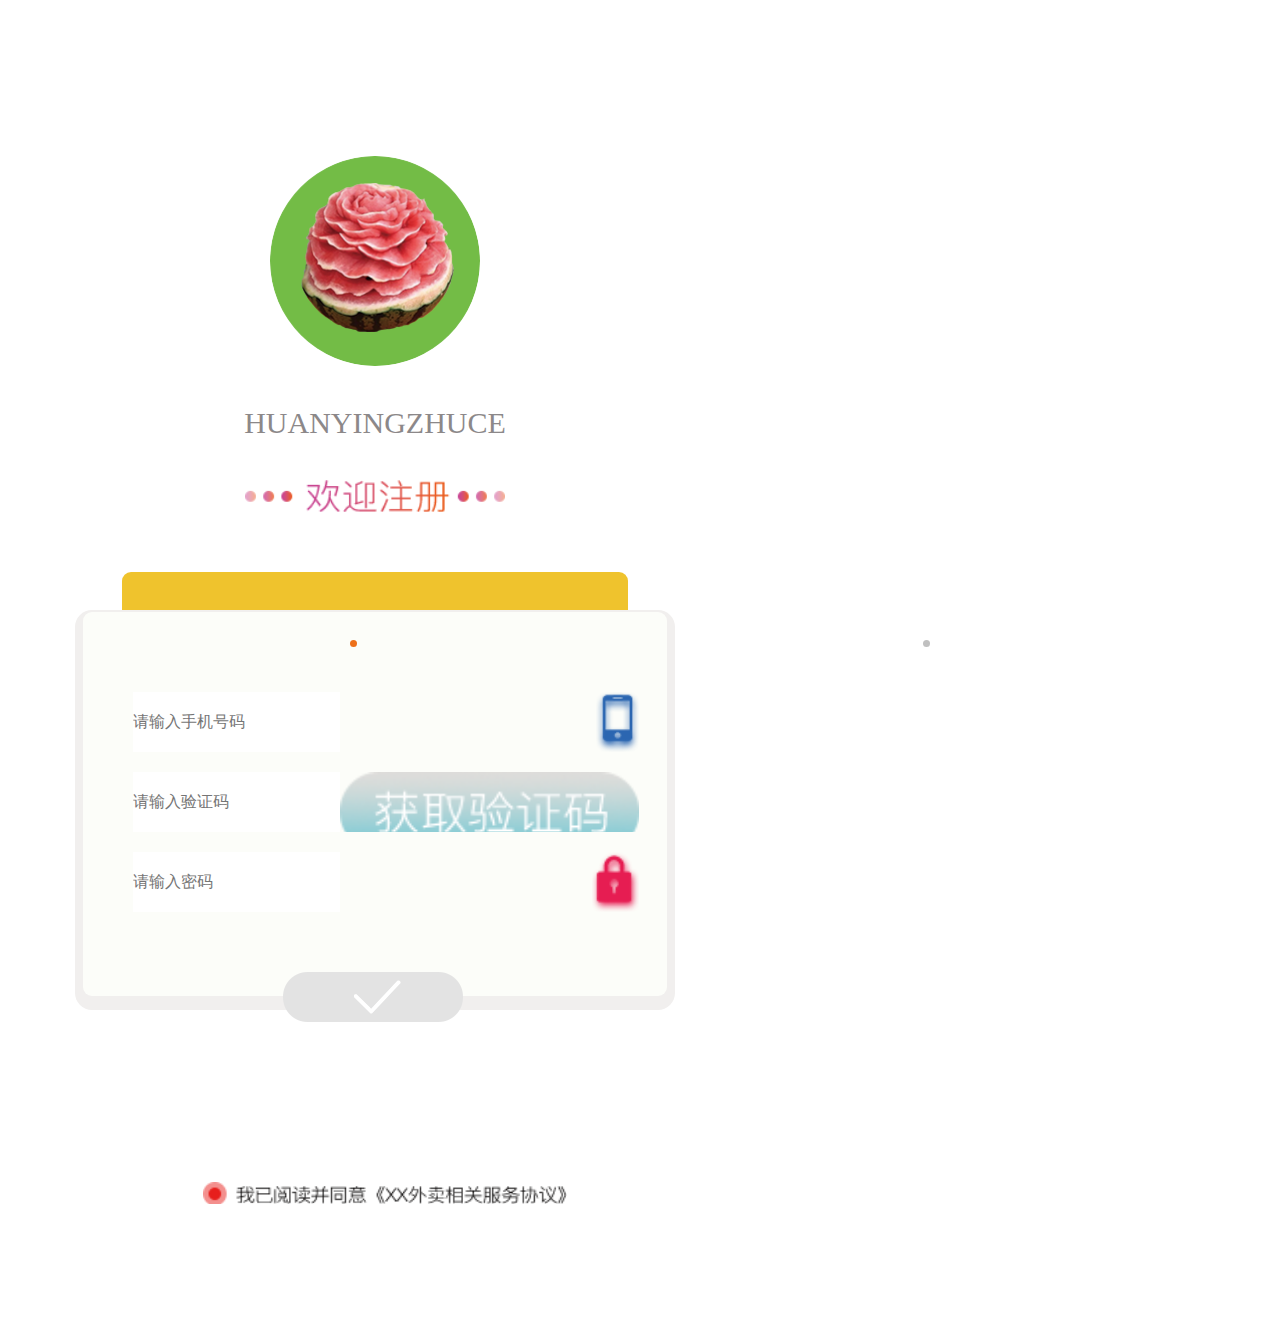
<file: eleme/zhuce.html>
<!doctype html>
<html lang="en">
<head>
    <meta charset="UTF-8">
    <meta name="viewport"
          content="width=device-width, user-scalable=no, initial-scale=1.0, maximum-scale=1.0, minimum-scale=1.0">
    <meta http-equiv="X-UA-Compatible" content="ie=edge">
    <title>Document</title>
    <link rel="stylesheet" href="./css/zhuce.css">
    <link rel="stylesheet" href="//at.alicdn.com/t/font_632996_cu290oz7plul3di.css">
    <script src="js/rem.js"></script>
</head>
<body>
<div class="zhuti">
    <div class="tu"></div>
    <p class="ying">HUANYINGZHUCE</p>
    <div class="tu1"></div>
    <div class="he"></div>
    <div class="kuang">
        <div class="shang1">
            <input type="number" placeholder="请输入手机号码">
            <img src="./img/shouji.png" alt="">
        </div>
        <div class="shang1 shang2">
            <input type="number" placeholder="请输入验证码">
            <a href=""></a>
        </div>
        <div class="shang1 shang3">
            <input type="password" placeholder="请输入密码"><img src="./img/suo.png" alt="">
        </div>
        <div class="duigou"></div>
        <div class="ty"></div>
    </div>
    <div class="yuan"></div>
    <div class="yuan1"></div>
</div>
</body>
</html>
<script>
    let button=document.querySelector(".duigou");
    button.onclick=function () {
        window.location.href="denglu.html"
    }
</script>
</file>
<file: eleme/css/common.css>
*{
    margin: 0;
    padding: 0;
    list-style: none;
    color: #000000;
}
a{
    text-decoration: none;
    color: #000;
}
input , textarea , button{
    border: none;
    outline: none;
}
</file>
<file: eleme/css/index.css>
header{
    width: 100%;
    height: 1.45rem;
    background: url("../img/header/bg.png") ;
    background-size: 100% 100%;
    padding: 0.26rem 0.24rem 0;
    -webkit-box-sizing: border-box;
    -moz-box-sizing: border-box;
    box-sizing: border-box;
}
header > .hleft{
   float: left;
    width: 1.8rem;
    height: 0.42rem;
}

.hleft > *{
    font-size: 0.24rem;
    color: #fefefe;
    float: left;
}
.hleft > span{
    margin: 0 0.1rem;
}


/* hleft */

header > .hright{
   float: right;
    width: 3.89rem;
    height: 0.42rem;
    background: #ffffff;
    border-radius: 0.09rem;
}

.hright > *{
    float: left;

}
.hright > i{
    margin: 0 0.12rem 0 0.34rem;
    font-size: 0.18rem;
    line-height: 0.42rem;

}
.hright > input{
    color: rgba(0,0,0,0.3);
    font-size: 0.16rem;
    line-height: 0.42rem;
}
/* header */
section.category{
    width: 100%;
    height: 3.4rem;
}
/* 2.88 */
.category > .cateBox{
    width: 100%;
    height: 2.88rem;
    position: relative;
}
.cateBox > .cateItem{
    width: 100%;
    height: 100%;
    position: absolute;
    left: 0;
    top: 0;
}
.cateItem > .itemSon{
    width: 20%;
    height: 1.44rem;
    float: left;
}
.cateItem > .itemSon > a{
    display: block;
    width: 100%;
    height: 100%;
    text-align: center;
}
.itemSon  img{
    width: 0.88rem;
    height: 0.88rem;
    display: block;
    margin: 0.2rem auto 0;
}
.itemSon h3{
    font-weight: normal;
    font-size: 0.18rem;
    color: #333333;
}

.category > .cateBtn{
    width: 1rem;
    height: 0.42rem;
    margin: 0 auto;
    padding-top: 0.1rem;
}

.category > .cateBtn > li{
    width: 0.1rem;
    height: 0.1rem;
    border: 1px solid rgba(0,0,0,0.3);
    box-sizing: border-box;
    margin-right: 0.12rem;
    float: left;
    border-radius: 50%;
}
.category > .cateBtn >li.hot{
    width: 0.36rem;
    border-radius: 0.03rem;
    background-color: rgba(0,0,0,0.6);
}
/* category */
.shopListTitle{
    width: 100%;
    height: 0.86rem;
    font-size: 0.3rem;
    display: flex;
    justify-content: center;
    align-items: center;
    /*line-height: 0.86rem;*/
}
.shopListTitle > span{
    margin: 0 0.3rem;
    width: 0.9rem;
    height: 0.04rem;
    background: url("../img/index/titleleft.png");
}
.shopListTitle > span:last-of-type{
    background: url("../img/index/titleright.png");
}

.shopCate{
    width: 100%;
    height: 0.5rem;
    padding: 0 0.24rem;
    box-sizing: border-box;
    border-bottom: 0.01rem solid rgba(0,0,0,0.05);
    display: flex;
    justify-content: space-between;
}
.shopCate > li{
    font-size: 0.24rem;
    color: #000000;
    display: flex;
    align-items: center;
}
.shopCate > li > i {
    font-size: 0.12rem;
}

.shopCate > li:last-of-type > i{
    color: #ededed;
}
/* 筛选条件  */
.shopListBox{
    width: 100%;
    height: auto;
}
.shopListBox > .shopList{
    width: 100%;
    height: 1.98rem;
    border-bottom: 0.01rem solid rgba(0,0,0,0.05);
    padding: 0.27rem 0.24rem;
    box-sizing: border-box;
}
.shopListBox > .shopList > a{
    display: flex;
    width: 100%;
    height: 100%;
}

.shopList > a  > .listLeft{
    width: 1.44rem;
    height: 1.44rem;
}
.listLeft > img{
    width: 100%;
    height: 100%;
    display: block;
}
.shopList > a > .listInfo{
    flex-grow: 1;
    padding-left: 0.37rem;
}

.listInfo > .shopName{
    display: flex;
    justify-content: space-between;
}

.shopName h3{
   font-size: 0.3rem;
    color: #000000;
    font-weight: normal;
    margin-right: 0.23rem;
}

.shopName section{
    display: flex;
    align-items: flex-end;
}

.shopName section h6{
    display: flex;
    font-size: 0.18rem;
    color: #000;
    align-items: flex-end;
    border: 0.01rem solid #b2b2b2 ;
    padding: 0.02rem 0.1rem;
    font-weight: normal;
}
.shopName section h6 i{
    font-size: 0.18rem;
}
/* shopList */

.footer{
    position: fixed;
    left: 0;
    bottom: 0;
    z-index: 9999;
    width: 100%;
    height: 1rem;
    padding: 0 0.24rem;
    box-sizing: border-box;
    display: flex;
    justify-content: space-around;
    box-shadow: 0 -0.04rem  0.18rem rgba(0,0,0,0.07);
    background-color: white;
}
.footer > li {
    flex-grow: 1;
}
.footer > li > a{
    width: 100%;
    height: 100%;
    display: flex;
    flex-direction: column;
    justify-content: center;
    align-items: center;
}
.footer > li > a{
    font-size: 0.18rem;
    color: rgba(0,0,0,0.5);
}

.footer > li > a > i{
    font-size: 0.4rem;
}

.footer > li > a.active i{
    color: #e95966;
}
.footer > li > a.active span{
    color: #e95966;
}
</file>
<file: eleme/font/iconfont.css>
@font-face {font-family: "iconfont";
  src: url('iconfont.eot?t=1524109162970'); /* IE9*/
  src: url('iconfont.eot?t=1524109162970#iefix') format('embedded-opentype'), /* IE6-IE8 */
  url('[data-uri]') format('woff'),
  url('iconfont.ttf?t=1524109162970') format('truetype'), /* chrome, firefox, opera, Safari, Android, iOS 4.2+*/
  url('iconfont.svg?t=1524109162970#iconfont') format('svg'); /* iOS 4.1- */
}

.iconfont {
  font-family:"iconfont" !important;
  font-size:16px;
  font-style:normal;
  -webkit-font-smoothing: antialiased;
  -moz-osx-font-smoothing: grayscale;
}

.icon-fanhui:before { content: "\e7a4"; }

.icon-icondd1:before { content: "\e606"; }

.icon-changyonglogo40:before { content: "\e722"; }

.icon-shaixuan:before { content: "\e641"; }

.icon-plus-select-down:before { content: "\e710"; }

.icon-xiala2:before { content: "\e698"; }

.icon-faxian:before { content: "\e612"; }

.icon-dianpu:before { content: "\e895"; }

.icon-sousuo:before { content: "\e61a"; }

.icon-gengduo-tianchong:before { content: "\e66f"; }

.icon-wode:before { content: "\e60d"; }

.icon-fenxiang:before { content: "\e655"; }

.icon-location:before { content: "\e611"; }

.icon-shoucang:before { content: "\e78c"; }
</file>
<file: eleme/css/danpinjieshao.css>
*{
    margin: 0;
    padding: 0;
    list-style: none;
    font-size: 0.16rem;
    color: #000000;
}
a{
    text-decoration: none;
}
input{
    border: none;
    outline: none;
}
.toubu{
    width: 100%;
    height: 4rem;
    background: #d8d6d5;
    padding: 0.4rem 0.24rem 0;
    box-sizing: border-box;
    background-image: url("../img/chuan.png");
    background-size: cover;
}
.dhl{
    width: 100%;
    height: 0.88rem;
    display: flex;
    justify-content:space-between;
}
.dhl .you{
    width: 0.3rem;
    height: 100%;
    display: block;
}
.dhl .zuo{
    width: 1.1rem;
    height: 100%;
    display: flex;
    justify-content:space-around;
}
.dhl .you .y{
    font-size: 0.4rem;
    line-height: 0.88rem;
    color: #ffffff;
    margin-left: -0.1rem;
}
.zuo i{
    font-size:0.4rem;
    line-height: 0.88rem;
    color: #ffffff;
}
.zhong{
    width: 100%;
    height: 2.7rem;
    padding: 0.01rem 0.24rem ;
    box-sizing: border-box;
    position: relative;
}
.zhong h1{
    font-size: 0.36rem;
    margin-top: 0.14rem;
    display: block;
    font-weight: normal;
}
.zhong h2{
    margin-top: 0.05rem;
    font-size: 0.18rem;
    display: block;
    color: #aca9a9;
}
.zhong h3{
    font-size: 0.48rem;
    color: red;
}
.zhong p{
    color: #332e2b;
}
.zhong a{
    width:2rem;
    display: block;
    height:0.5rem;
    background-image: url("../img/gwc.png");
    background-size: cover;
    position: absolute;
    top: 0.8rem;
    right: 0.4rem;
}
.zong{
    width: 100%;
    height: 6.57rem;
    padding: 0 0.24rem ;
    box-sizing: border-box;
    border-top: 0.07rem solid #c7c1c1;
}
.zong .gk{
    width: 100%;
    height: 0.45rem;
    border-bottom: 0.03rem solid #c7c1c1;
    font-size: 0.24rem;
    line-height: 0.45rem;
}
 .pinlun{
    width: 100%;
    height: 1rem;
     margin-top: 0.1rem;
     display: flex;
     justify-content: space-between;
}
 .zong .pinlun .tp{
     width: 1rem;
     height: 1rem;
     border-radius: 50%;
     background-image: url("../img/bkp.png");
     background-size: cover;
 }
.zong .pinlun .zj{
     width:5.88rem;
     height: 100%;
}
.zong .pinlun .zj .mincheng{
    width: 100%;
    height: 0.4rem;
    display: flex;
    justify-content: space-between;
}
.zanmei{
    margin-top: -0.04rem;
}
.zanmei p{
    color: slategray;
}
.dingwei span{
    color: slategray;
}
.mincheng h2{
    color: slategray;
}
.mincheng h1 i{
    font-size: 0.1rem;
    color: yellow;
}
.mincheng h1{
    font-size: 0.3rem;
}
</file>
<file: eleme/css/denglu.css>
*{
    margin: 0;
    padding: 0;
    list-style: none;
    font-size: 0.16rem;
    color: #000000;
}
img{
    display: block;
}
a{
    text-decoration: none;
}
input{
    border: none;
    outline: none;
}
.zhuti{
    width: 7.5rem;
    height: 13.34rem;
    padding: 0.4rem 0.24rem 0 0.24rem;
    box-sizing: border-box;
}
.zhuti .tu{
    width: 2.1rem;
    height: 2.1rem;
    border-radius: 50%;
    margin: 1.16rem auto 0 auto;
    background:url("../img/denglu.png");
    background-size: cover;
}
.zhuti .ying{
    margin-top: 0.4rem;
    text-align: center;
    font-size: 0.3rem;
    color: #8c8889;
}
.zhuti .tu1{
    width: 2.6rem;
    height: 0.32rem;
    background: url("../img/hydl.png");
    background-size: cover;
    margin: 0.4rem auto 0 auto;
}
.he{
    width: 5.06rem;
    height: 0.5rem;
    background: #efc32d;
    border-radius: 0.09rem;
    margin: 0.6rem auto 0 auto;
}
.kuang {
    width: 5.84rem;
    height: 3.84rem;
    background: #fcfdf9;
    margin: -0.1rem auto 0 auto;
    border-radius: 0.09rem;
    box-shadow: 0 0.06rem 0 0.08rem rgb(241, 239, 238);
    /*position: relative;*/
}
.yuan{
    width: 0.07rem;
    height: 0.07rem;
    border-radius: 50%;
    background: #ed7019;
    position: absolute;
    top: 6.4rem;
    left: 3.5rem;
}
.yuan1{
    width: 0.07rem;
    height: 0.07rem;
    border-radius: 50%;
    background: silver;
    position: absolute;
    top: 6.4rem;
    right: 3.5rem;
}
.kuang .shang1{
    width: 5.06rem;
    height: 0.6rem;
    /*border-bottom: 0.03rem solid silver;*/
    padding: 0.8rem 0.5rem 0 0.5rem ;
    display: flex;
    justify-content: space-between;
}
.kuang .shang1 i{
    line-height: 0.6rem;
    font-size: 0.44rem;
    color: aqua;
}
.kuang .shang1:nth-child(2){
    padding-top: 0;
    margin-top: 0.2rem;
}
.kuang .shang1:nth-child(3){
    padding-top: 0;
    margin-top: 0.2rem;
}
.shang2 a{
    width: 3.5rem;
    height: 0.6rem;
    display: block;
    background: url("../img/yzm.png");
    background-size: cover;
}
.duigou{
    width: 1.8rem;
    height: 0.5rem;
    background: url("../img/dui.png");
    background-size: cover;
    margin-top: 1.2rem;
    margin-left: 2rem;
}
.ty{
    width: 3.64rem;
    height: 0.22rem;
    background: url("../img/wo.png");
    background-size: cover;
    margin-top: 1.6rem;
    margin-left: 1.2rem;
}
.wangji{
    width: 2.3rem;
    height: 0.24rem;
    margin-left: 0.1rem;
    color: #e5e5e5;
}
.wangji i{
    color: #e5e5e5;
}
.wangji span{
    color: #e5e5e5;
}
.dlk{
    width: 100%;
    height: 0.9rem;
    margin-top: 0.5rem;
    display: flex;
    justify-content: space-around;
}
.dlk a{
    width: 0.9rem;
    height: 0.9rem;
    border-radius: 50%;
    background:url("../img/qq.png");
    background-size: cover;
    display: block;
}
.dlk a:nth-child(2) {
    width: 0.9rem;
    height: 0.9rem;
    border-radius: 50%;
    background: url("../img/weixin.png");
    background-size: cover;
    display: block;
}
.dlk a:nth-child(3) {
    width: 0.9rem;
    height: 0.9rem;
    border-radius: 50%;
    background: url("../img/weibo.png   ");
    background-size: cover;
    display: block;
}
</file>
<file: eleme/css/dianpuye.css>
*{
    margin: 0;
    padding: 0;
    list-style: none;
    font-size: 0.16rem;
    color: #000000;
}
img{
    display: block;
}
a{
    text-decoration: none;
}
input{
    border: none;
    outline: none;
}
.toubu{
    width: 100%;
    height: 5.5rem;
    background: greenyellow;
    padding: 0.4rem 0.24rem;
    justify-content: center;
    box-sizing: border-box;
    background-image: url("../img/beijing.png");
    background-size: cover;
    position: relative;
}
.toubu .daohanglan{
    width: 100%;
    height: 0.88rem;
    display: flex;
    justify-content: space-between;
}
.toubu .daohanglan .youkuang{
    width: 1.62rem;
    height: 100%;
    display: flex;
    justify-content: space-between;
}
.toubu .daohanglan .zuokuang{
    width: 0.24rem;
    height: 100%;
}
.toubu .daohanglan .youkuang .gengduo {
    width: 0.54rem;
    height: 100%;
    display: block;
}
.toubu .daohanglan i{
    font-size: 0.5rem;
    line-height: 0.88rem;
    color: #ffffff;
    text-align: center;
}
.toubu .daohanglan .zuokuang .zuojiantou{
    margin-left: -0.15rem;
}
.toubu .dianbiao{
    width: 1.8rem;
    height: 1.8rem;
    border-radius: 0.2rem;
    border: 0.02rem solid #d1cecd;
    background-image: url("../img/dianbiao.png");
    background-position: -0.3rem;
    background-size: cover;
    position: absolute;
    top: 4.16rem;
    left: 0.6rem;
}
.toubu .dianxiangping {
    width: 4rem;
    height: 1.3rem;
    margin: 3rem 2.3rem;
}
.toubu .dianxiangping .dianxq h3{
    font-size: 0.29rem;
    color: #ffffff;
}
.toubu .dianxiangping .dianxq .li1{
    font-size: 0.2rem;
    color: salmon;
    margin-top: 0.1rem;
}
.toubu .dianxiangping .dianxq .li2{
    font-size: 0.2rem;
    color: lightseagreen;
    margin-top: 0.1rem;
}
.zong{
    width: 100%;
    height: 1.2rem;
    display: flex;
    align-items:flex-end;
    padding: 0 0.24rem;
    box-sizing: border-box;
    border-bottom: 0.1rem solid #d8d6d5;
}
.zong .zi{
    /*width: 100%;*/
    height: 0.5rem;
    /*background: yellow;*/
    display: flex;
    justify-content:space-around;

}
.zong .zi li{
    width: 2.5rem;
    height: 100%;
    text-align: center;
    line-height: 0.4rem;
    font-size: 0.3rem;
    position: relative;
}
.zong .zi .diancan:before{
    content: '';
    position: absolute;
    bottom: 0rem;
    width: 100%;
    height: 0.06rem;
    border-radius: 0.03rem;
}
.dcck{
    width: 100%;
    height: 9.7rem;
    display: flex;

}
.dcck .dc1{
    display: block;
    width: 2.06rem;
    height: 0.76rem;
    border-top: 0.01rem solid #e4e1e3;
    border-left: 0.01rem solid #e4e1e3;
    border-right: 0.01rem solid #e4e1e3;
    text-align: center;
    font-size: 0.3rem;
    line-height: 0.76rem;
    margin-left: 0.24rem;
    background: #f8f5f9;
}
.dcck .dc .dc2{
    border-bottom:0.01rem solid #e4e1e3 ;
}
.dc3{
    background: #ffffff;
}
.spl{
    width: 5.1rem;
    height: 9.7rem;
    overflow: auto;
}
.spl .sp{
    width: 100%;
    height: 300%;
}
/*.sp1 .sp .shangping{*/
    /*display: block;*/
    /*width:100%;*/
    /*height: 100%;*/
/*}*/
.sp ul .dan{
    display: block;
    width: 5rem;
    height: 1.3rem;
    display: flex;
    margin-bottom: 0.2rem;
}
.dan img{
    width: 1.6rem;
    height: 1.3rem;
    display: block;
    margin-left: 0.08rem;
    margin-top: 0.2rem;
}
.zi3{
    width: 3.1rem;
    height: 1.3rem;
    margin-left: 0.1rem;
    margin-top: 0.2rem;
}
.zi3 h6{
    font-size:0.3rem;
}
.zi3 h2{
    color: red;
}
.zi3 h1{
    color: red;
}
.zi3 a i{
    font-size: 0.2rem;
    margin-left: 2.8rem;
    margin-top: -0.32rem;
    display: block;
}
.zi3 a i{
    color: red;
}
.xiadanzong{
    width: 100%;
    height: 2.4rem;
    position: fixed;
    bottom: 0;
    left:0;
    background: black;
}
.xiadanzong .shang{
    width: 100%;
    height: 0.7rem;
    background: blue;
}
.xiadanzong .shang .x{
     width: 100%;
     height: 0.44rem;
     background: sandybrown;
 }
.xiadanzong .shang .x p{
    display: block;
    margin-left: 0.32rem;
}
.xiadanzong .shang .x .y{
    float: right;
}
.xiadanzong .shang .x .y a{
    display: block;
    margin-top: -0.32rem;
    margin-right: 0.4rem;

}
.xiadanzong .shang .s{
    width: 100%;
    height: 0.26rem;
    background: salmon;
    text-align: center;
    line-height: 0.26rem;
}
.xiadanzong .xia{
    width: 100%;
    height: 0.95rem;
    background: yellow;
    position: relative;
}
.xia a{
    width: 0.96rem;
    height: 0.96rem;
    background: red;
    border-radius: 50%;
    display: block;
    position: absolute;
    left: 0.48rem;
    bottom: 0.2rem;
}
.xia a i{
    font-size: 0.6rem;
    line-height: 0.96rem;
    text-align: center;
    display: block;
    color: #ffffff;
}
.xia .zfk{
    width: 2.2rem;
    height: 100%;
    background: #4f4444;
    float: right;
    line-height: 0.95rem;
    text-align: center;
    color: white;
    font-size: 0.24rem;
}
.xiadanzong .peisong .zhong{
    width: 100%;
    height: 0.78rem;
    background: #f5f3f3;
}
.zhong .p1{
    margin-left: 0.32rem;
    line-height: 0.78rem;
}
.zhong .p2{
    margin-left: 5.4rem;
    line-height: 0.78rem;
    margin-top: -0.8rem;
    color: red;
    font-size: 0.24rem;
}
.zhong .i1{
    font-size: 0.24rem;
    margin-top:-0.5rem;
    margin-left: 6.06rem;
    color: red;
    display: block;
}
.zhong .i2{
    font-size: 0.24rem;
    margin-top:-0.28rem;
    margin-left: 6.8rem;
    color: red;
    display: block;
}
</file>
<file: eleme/css/dingdanxiangqing.css>
*{
    margin: 0;
    padding: 0;
    list-style: none;
    font-size: 0.16rem;
    color: #000000;
}
a{
    text-decoration: none;
}
input{
    border: none;
    outline: none;
}
.iconfont{
    font-family:'iconfont' ;
    font-style: normal;
}
.toubu{
    width: 100%;
    height:auto;
    padding: 0.4rem 0.24rem 0;
    box-sizing: border-box;
    background: url("../img/dingdan.png");
    background-size: cover;
    position: fixed;
    top: 0;
    left: 0;
    z-index: 999;
}
.toubu span{
    width: 100%;
    height: 0.44rem;
    display: block;
}
.toubu .ding1{
    line-height: 0.44rem;
    text-align: center;
    font-size: 0.3rem;
    color: #ffffff;
}
.toubu .ding2{
    line-height: 0.44rem;
    text-align: center;
    font-size: 0.24rem;
    color: #ccc9c9;
}
.tuodong{
    width: 100%;
    height: 12rem;
    margin-top: 1.28rem;
    padding: 0 0.24rem 0 0.24rem;
    box-sizing: border-box;
}
.tuodong1{
    width: 100%;
    height: 200%;
}
.shou{
    width: 100%;
    height: 3rem;
    border-radius: 0.15rem;
    box-sizing: border-box;
    margin: 0 0.02rem 0 0.02rem;
    background: url("../img/dan.png");
    background-position: center;
    background-size: cover;
    position: relative;
}
.shou a{
    display: block;
    width: 1.2rem;
    height: 0.3rem;
    background: red;
    border-radius: 0.15rem;
    position: absolute;
    top: 2.28rem;
    left: 0.44rem;
}
.zlyd{
    font-size: 0.18rem;
    color: #ffffff;
    text-align: center;
    line-height: 0.3rem;
    display: block;
}
.you{
    width: 4.5rem;
    height: 100%;
    float: right;
    position: relative;
}
.you .biaoti{
    margin-top: 0.3rem;
    font-size: 0.3rem;
}
.you .zimu{
    margin-top: 0.14rem;
    color: #c2c1c1;
    font-size: 0.12rem;
}
.you .duanluo{
    margin-top: 0.2rem;
}
.you .shijian {
    margin-top: 0.46rem;
    margin-left: 0.28rem;
    display: block;
    color: #b4b4b4;
}
.you .dizhi {
    margin-top: -0.34rem;
    margin-left: 1.8rem;
    display: block;
    color: #b4b4b4;
}
.you .youjian .youtou{
    color: #d1cecd;
    position: absolute;
    top: -1.08rem;
    right: -2.5rem;
    font-size: 0.44rem;
}
.you .youjian{
    background: none;
    display: block;
}
.xiadaohang{
    width: 100%;
    height: 0.98rem;
    background-image: url("../img/juxing2.png");
    background-size: cover;
    position: fixed;
    bottom: 0;
    left:0;
    background-repeat: no-repeat;
    display: flex;

}
.kong{
    width: 100%;
    height: 0.98rem;
    background: #ffffff;

}
.kuang{
    width: 100%;
    height: auto;

}
.xiadaohang .xiao1{
    width: 25%;
    height: 100%;
    text-align: center;
}
.xiao1 i{
    display: block;
    font-size: 0.4rem;
    color: #ffffff;
    margin-top: 0.08rem;
    margin-bottom: 0.02rem;
}
.xiao1 p{
    color: #ffffff;
}
</file>
<file: eleme/css/gerenzhongxing.css>
*{
    margin: 0;
    padding: 0;
    list-style: none;
    font-size: 0.16rem;
    color: #000000;
}
a{
    text-decoration: none;
}
input{
    border: none;
    outline: none;
}
.toubu{
    width: 100%;
    height: 3.35rem;
    padding: 0.4rem 0.24rem 0 0.24rem;
    box-sizing: border-box;
    background: url("../img/gerenzhongxin.png");
    background-size: cover;
}
.toubu .daohanglan{
    width: 100%;
    height: 0.88rem;
    display:flex;
    justify-content: space-between;
}
.daohanglan i{
    font-size: 0.44rem;
    line-height: 0.88rem;
    color: #ffffff;
}
.toubu .zhong{
    width: 3rem;
    height: 0.88rem;
}
.zhong .shang{
    width: 100%;
    height: 0.44rem;
}
.zhong .xia{
    width: 100%;
    height: 0.44rem;
}
.zhong .shang .zi{
    font-size: 0.24rem;
    text-align: center;
    line-height: 0.44rem;
    color: #ffffff;
    display: block;
}
.zhong .xia .mu{
    font-size: 0.18rem;
    text-align: center;
    line-height: 0.44rem;
    color: silver;
    display: block;
}
.grxx{
    width: 100%;
    height: 2.1rem;
    display: flex;
    align-items: center;
}
.grxx .nei{
    width: 100%;
    height: 1.6rem;
    display: flex;
    justify-content: space-between;
    align-items: center;
}
.grxx .nei .tu{
    width: 1.6rem;
    height: 1.6rem;
    border-radius: 50%;
    background:url("../img/xion.png");
    background-size: cover;
}
.grxx .nei .youzhong{
    width:5.3rem ;
    height: 1.04rem;
}
.youzhong h1{
    color: white;
}
.youzhong .yjt1 i{
    color: white;
    font-size:0.44rem;
    float: right;
}
.youzhong p i{
    color: white;
}
.youzhong p{
    color: white;
    margin-top: 0.4rem;
}
.xia{
    width: 100%;
    height: 9.2rem;
    padding: 0 0.24rem;
    box-sizing: border-box;
}
.xia .qianbao{
    width: 100%;
    height: 1.2rem;
    border-bottom: 0.04rem solid #e0dddb;
    display: flex;
    justify-content: center;
}
.xia .qianbao .kuai{
    width: 33%;
    border-right: 0.04rem solid #e0dddb;
}
.xia .qianbao .kuai1{
    border-right: 0;
}
.xia .qianbao .kuai p{
    text-align: center;
    margin-top: 0.25rem;
    font-size: 0.24rem;
}
.xia .qianbao .kuai .qian{
    margin-top: 0;
}
.xia .qianbao .kuai .jin{
    margin-top: 0;
}
.xia .qianbao .kuai .youhui{
    margin-top: 0;
}
.shdz{
    width: 100%;
    height: 0.96rem;
    border-bottom: 0.04rem solid #e0dddb;
    display: flex;
    align-items: center;
}
.shdz i{
    color: skyblue;
    font-size: 0.44rem;
    line-height: 0.96rem;
}
.yk1{
    width: 6.42rem;
    height: 0.6rem;
    margin-left: 0.16rem;
}
.yk1 i{
    float: right;
    display: block;
    margin-top: -0.5rem;
    color: #4b4440;
}
.yk1 a{
    display: block;
}
.xiadaohang{
    width: 100%;
    height: 0.98rem;
    background-image: url("../img/juxing2.png");
    background-size: cover;
    position: fixed;
    bottom: 0;
    left:0;
    background-repeat: no-repeat;
    display: flex;

}
.kong{
    width: 100%;
    height: 0.98rem;
    background: #ffffff;

}
.kuang{
    width: 100%;
    height: auto;

}
.xiadaohang .xiao1{
    width: 25%;
    height: 100%;
    text-align: center;
}
.xiao1 i{
    display: block;
    font-size: 0.4rem;
    color: #ffffff;
    margin-top: 0.08rem;
    margin-bottom: 0.02rem;
}
.xiao1 p{
    color: #ffffff;
}
</file>
<file: eleme/css/list.css>
header{
    width: 100%;
    height: 2.5rem;
    padding:0.4rem 0.24rem 0;
    box-sizing: border-box;
    background-image: url("../img/list/shopbg.png");
    background-size: cover;
}
.htop{
    height: 0.9rem;
    display: flex;
    justify-content: space-between;
    align-items: center;
}
.htop i{
    color: white;
}
.htop div{
    display: flex;
}

.shopInfo{
    height: 1.2rem;
    display: flex;
}

.shopImg{
    width: 1.85rem;
    height: 1.9rem;
}
.shopImg > img{
    width: 100%;
    height: 100%;
    display: block;
}

.shopInfoBox{
   flex-grow: 1;
   height: 100%;
   padding-left: 0.2rem;
}

.shopInfoBox h1{
    color: white;
    font-size: 0.3rem;
}
.shopInfo p{
    width: 4rem;
    color: #ffffff;
    line-height: 2.5;
    font-size: 0.18rem;
    word-break:break-all;
    display:-webkit-box;
    -webkit-line-clamp:1;
    -webkit-box-orient:vertical;
    overflow:hidden;
}

.cate{
    width: 100%;
    height: 1.3rem;
    padding: 0 0.24rem 0.15rem;
    border-bottom: 0.01rem solid #e5e5e5;
    box-sizing: border-box;
    display: flex;
    justify-content: space-around;
    align-items: flex-end;
}
.cate > li{
    color: #000;
    font-size: 0.28rem;
    position: relative;
}
.cate > li.active:before{
    content: '';
    position: absolute;
    bottom: -0.18rem;
    width: 100%;
    height: 0.06rem;
    border-radius : 0.03rem;
    background: #eb5958;
}
/*   */

.listBox{
    width: 100%;
    height: auto;
    display: flex;
}
.listCate{
    width: 2.1rem;
    height: auto;
    background: #fafafa;
}
.listCate > li{
    width: 100%;
    height: 1.33rem;
    border-bottom: 0.01rem solid #e5e5e5;
    font-size: 0.28rem;
    text-align: center;
    line-height: 1.33rem;
}
.listCate > li.hot{
    background: #ffffff;
    font-weight: bold;
}

/* cate */
.listFood{
    min-height: 2rem;
    height: auto;
    flex-grow: 1;
    padding-left: 0.23rem;
    padding-top: 0.25rem;
}
.listFood > .foodBox{
    width: 100%;
    height: 1.2rem;
    padding: 0.2rem 0;
    display: flex;
}
.foodBox > .foodImg{
    width: 1.2rem;
    height: 1.2rem;
}
.foodImg > a , .foodImg >  a >   img{
    width: 100%;
    height: 100%;
    display: block;
}
.foodBox > .foodInfo{
    flex-grow: 1;
    padding-left: 20px;
    height: 100%;
    position: relative;
}
.foodInfo > .foodName{
    font-size: .28rem;
    color: #000000;
}
.foodInfo > .foodName > a{
    font-size: 0.28rem;
    color: #000000;
}
.foodInfo > .foodDesc{
    width: 2.3rem;
    overflow: hidden;
    text-overflow: ellipsis;
    white-space: nowrap;
}
.foodInfo > .foodDesc , .foodInfo > .foodSale{
    font-size: 0.18rem;
    color: rgba(0,0,0,0.5);
}
.foodInfo > .foodPrice{
    font-size: 0.3rem;
    color: red;
}

.btnGroup {
    width: 1.1rem;
    height: 0.3rem;
    display: flex;
    justify-content: space-between;
    position: absolute;
    right: 0.24rem;
    bottom: 0;
}
.btnGroup > button{
    width: 0.3rem;
    height: 0.3rem;
    background: url("../img/list/reduce.png") center / cover;
}
.btnGroup > button:last-of-type{
    background: url("../img/list/add.png") center / cover;
}
.btnGroup > p{
    flex-grow: 1;
    text-align: center;
    height: 0.3rem;
    line-height: 0.3rem;
    font-size: 0.24rem;
}
/* food */
</file>
<file: eleme/css/sousuo.css>
*{
    margin: 0;
    padding: 0;
    list-style: none;
}
a{
    text-decoration: none;
}
.daohang{
    width: 100% ;
    height: 1.05rem;
}
.daohang .left{
    width: 0.7rem;
    height: 100%;
    float: left;
}
.daohang .left > i{
    display: block;
    text-align: center;
    color: #e4e1e3;
    line-height: 1.05rem;
}
.daohang .right{
    width: 6.58rem;
    height: 100%;
    float: right;
    padding: 0.22rem 0.22rem 0.22rem 0;
    box-sizing: border-box;
}
.neikuang{
    width: 100%;
    height: 100%;
    background: #f8f8f8;
    display: flex;
    align-items: center;
}
input{
    margin-left: 0.66rem;
    display: block;
    border: none;
    background: #f8f8f8;
}
button{
    width: auto;
    height: 100%;
    font-size: 0.4rem;
    border: none;
    background: none;
    margin-left: 1.4rem;
}
.lishi{
    width: 100%;
    height: 0.7rem;
    box-sizing: border-box;
    padding: 0.15rem 0.25rem;
}
.lishi>h6{
    font-weight: 800;
    font-size: 0.28rem;
}
.dgdp{
    width: 100%;
    padding: 0 0.25rem;
    box-sizing: border-box;
    display: flex;
    flex-wrap: wrap;
}
.dgdp > .aaa{
    width: auto;
    height: 0.7rem;
    color: black;
    background: #e4e1e3;
    border-radius: 0.2rem;
    margin-right: 0.2rem;
    margin-bottom: 0.2rem;
    padding: 0.15rem 0.2rem;
    box-sizing: border-box;
    font-size: 0.2rem;
    text-align: center;
}
</file>
<file: eleme/css/sousuoneirong.css>
*{
    margin: 0;
    padding: 0;
    list-style: none;
}
.daohang{
    width: 100% ;
    height: 1.05rem;
}
.daohang .left{
    width: 0.7rem;
    height: 100%;
    float: left;
}
.daohang .left > i{
    display: block;
    text-align: center;
    color: #e4e1e3;
    line-height: 1.05rem;
}
.daohang .right{
    width: 6.58rem;
    height: 100%;
    float: right;
    padding: 0.22rem 0.22rem 0.22rem 0;
    box-sizing: border-box;
}
.neikuang{
    width: 100%;
    height: 100%;
    background: #f8f8f8;
    display: flex;
    align-items: center;
}
input{
    margin-left: 0.66rem;
    display: block;
    border: none;
    background: #f8f8f8;
}
button{
    width: auto;
    height: 100%;
    font-size: 0.4rem;
    border: none;
    background: none;
    margin-left: 1.4rem;
}
*{
    margin: 0;
    padding: 0;
    list-style: none;
    font-size: 0.16rem;
    color: #000000;
}
a{
    text-decoration: none;
}
input{
    border: none;
    outline: none;
}
.shaixuan .tuijian{
    width: 100%;
    height: 0.7rem;
    font-size: 0.3rem;
    color: #000000;
    display: flex;
}
.shaixuan .tuijian .tuijianshangjia{
    display: flex;
    margin: auto auto;
}
.shaixuan .tuijian .huiyuantiao{
    width: 1.5rem;
    height: 0.1rem;
    margin: auto 0 auto 1.38rem;
    background-image: url("../img/huitiao.png");
    width: 1.5rem;
    height: 0.1rem;
    display: block;

}
.shaixuan .tuijian .huiyuantiao1{
    width: 1.5rem;
    height: 0.1rem;
    margin: auto 1.38rem auto 0;
    background-image: url("../img/huitiao.png");
    width: 1.5rem;
    height: 0.1rem;
    display: block;
}
.shaixuan .biaoqianlan{
    width: 100%;
    height: 0.65rem;
    display: flex;
    justify-content: space-between;
}
.shaixuan .biaoqianlan a{
    display: block;
    width: 33%;
    height: 100%;
    float: left;
    font-size: 0.3rem;
    text-align: center;
    line-height: 0.65rem;
}
.zongkuang{
    width: 100%;
    height: 10rem;
    overflow: auto;
}
.zongkuang .zong{
    width: 100%;
    height: 1.8rem;
    display: flex;
    align-items: center;
}
.zongkuang .zong .dangeshangping{
    width: 7.1rem;
    height: 1.3rem;
    margin: 0 auto ;
    display: flex;
    overflow:hidden;
}
.zongkuang .zong .dangeshangping .tupain1{
    width:2rem;
    height: 1.3rem;
}
.tupain1 img{
    width: 1.7rem;
    height: 1.35rem;
}
.zongkuang .zong .dangeshangping .youkuang{
    height: 1.3rem;
    width: 100%;
    margin-left: 0.2rem;
    display:flex;
    overflow: hidden;
}
.zongkuang .zong .dangeshangping .youkuang  h3{
    font-weight: normal;
    display: block;
    font-size: 0.3rem;
}
.zongkuang .zong .dangeshangping .youkuang .xing{
    width: 3rem;
    height: 0.4rem;
    line-height:0.4rem ;
}
.xing i{
    color:yellow;
    font-size: 0.26rem;
}
.xing span{
    font-size: 0.24rem;
}
.zongkuang .zong .dangeshangping .youkuang .jiage{
    width: 3.5rem;
    height: 100%;
}
.zongkuang .zong .dangeshangping .youkuang .jiage .xiatiao{
    width: 100%;
    height: 1.25rem;
    margin-top: 0.2rem;
}
.song{
    width: 1.8rem;
    height: 100%;
}
.song h3{
    color: red;
}
.song p{
    margin: 1.1rem auto 0 auto;
}
.song1{
    width: 0.4rem;
    height: 0.4rem;
    margin:-0.76rem 1rem ;
}
.song .qianbiao{
    font-size: 0.5rem;
    color: red;
    margin: 0.24rem 0.5rem;
    display: block;
}
.xiadaohang{
    width: 100%;
    height: 0.98rem;
    background-image: url("../img/juxing2.png");
    background-size: cover;
    position: fixed;
    bottom: 0;
    left:0;
    background-repeat: no-repeat;
    display: flex;

}
.kuang{
    width: 100%;
    height: auto;

}
.xiadaohang .xiao1{
    width: 25%;
    height: 100%;
    text-align: center;
}
.xiao1 i{
    display: block;
    font-size: 0.4rem;
    color: #ffffff;
    margin-top: 0.08rem;
    margin-bottom: 0.02rem;
}
.xiao1 p{
    color: #ffffff;
}
</file>
<file: eleme/css/zhifu.css>
*{
    margin: 0;
    padding: 0;
    list-style: none;
    font-size: 0.16rem;
    color: #000000;
}
a{
    text-decoration: none;
}
input{
    border: none;
    outline: none;
}
.iconfont{
    font-family:'iconfont' ;
    font-style: normal;
}
.toubu{
    width: 100%;
    height: 4.28rem;
    padding: 0.4rem 0.24rem;
    box-sizing: border-box;
    background-image: url("../img/jianbian.png");
    background-size: cover;
    position:relative;
}
.toubu .dhl{
    width: 100%;
    height: 0.88rem;

}
 .dhl i{
    color: white;
    font-size: 0.44rem;
    line-height: 0.88rem;
    margin-left: -0.1rem;
}
.dizhi{
    width: 100%;
    height: 1.66rem;
}
.dizhi .ding span{
    border: 0.01rem solid #ffffff;
    color: #ffffff;
}
.dizhi .pin span{
    font-size: 0.3rem;
    color: #ffffff;
}
.dizhi .pin{
    display: flex;
    justify-content: space-between;
}
.dizhi p{
    color: #ffffff;
    display: block;
    font-size: 0.22rem;
}
.dizhi p:nth-child(2){
    font-size: 0.3rem;
    margin-top: 0.26rem;
}
.dizhi .xingming{
    margin-top: 0.26rem;
}
.dizhi .pin i{
    font-size: 0.44rem;
    color: #ffffff;
    display: block;
}
.xia{
    width: 100%;
    height: auto;
    position: absolute;
    top: 3rem;
    padding:0 0.24rem ;
    box-sizing: border-box;

}
.xia .yi{
    width: 100%;
    height: 2.48rem;
    border-radius: 0.15rem;
    background: white;
    box-shadow: 0 0.1rem 0.1rem 0.03rem rgb(215 215 215);
}
.xia .yi .yizheng{
    width: 100%;
    height: 1.22rem;
    border-bottom: 0.04rem solid #ecebeb;
    display: flex;
    justify-content: space-between;
}
.xia .yi .erzheng{
    width: 100%;
    height: 1.22rem;
    display: flex;
    justify-content: space-between;
}
.xia .yi .yizheng span{
    display: block;
    line-height: 1.22rem;
}
.xia .yi .song{
    padding-left: 0.6rem;
}
.xia .yi .yizheng .yu{
    color: red;
}
.xia .yi .yu{
    padding-right: 0.6rem;
}
.xia .yi .yizheng .yu i {
    color: red;
}
.xia .yi .yu .aye{
    line-height: 1.22rem;
}
.xia .yi .erzheng span{
    display: block;
    line-height: 1.22rem;
}
.xia .yi .erzheng .yu{
    color: red;
}
.xia .yi .erzheng .yu i {
    color: red;
}
.yizheng i{
    line-height: 1.22rem;
}
.er{
    width: 100%;
    height: 0.58rem;
    margin-top: 0.2rem;
    background: white;
    box-shadow: 0 0.1rem 0.1rem 0.03rem rgb(215 215 215);
    border-radius: 0.15rem;
}
.er span{
    line-height: 0.58rem;
    font-size: 0.24rem;
    padding-left: 0.6rem;
}
.san{
    width: 100%;
    height: 3.14rem;
    margin-top: 0.2rem;
    border-radius: 0.15rem;
    background: white;
    box-shadow: 0 0.1rem 0.1rem 0.03rem rgb(215 215 215);
}
.san .danpingyi{
    width: 100%;
    height: 1.05rem;
    display: flex;
    justify-content: center;
    align-items: center;

}
.san .danpingyi .nei{
    width: 6rem;
    height: 0.8rem;
    display: flex;
    align-items: center;
}
.san .danpingyi .nei .tp{
    width: 0.94rem;
    height: 100%;
}
.san .danpingyi .nei .kao{
    width: 5.32rem;
    height: 0.24rem;
    display: flex;
    justify-content: space-around;
}
.si{
    width: 100%;
    height: 0.58rem;
    margin-top: 0.2rem;
    background: white;
    box-shadow: 0 0.1rem 0.1rem 0.03rem rgb(215 215 215);
    border-radius: 0.15rem;
    display: flex;
    justify-content: space-between;
}
.si span{
    line-height: 0.58rem;
    font-size: 0.24rem;
    padding: 0 0.6rem;
}
.wu{
    width: 100%;
    height: 0.58rem;
    margin-top: 0.2rem;
    background: white;
    box-shadow: 0 0.1rem 0.1rem 0.03rem rgb(215 215 215);
    border-radius: 0.15rem;
    display: flex;
    justify-content: space-between;
}
.wu span{
    line-height: 0.58rem;
    font-size: 0.24rem;
    padding: 0 0.6rem;
}
.liu{
    width: 100%;
    height: 1.6rem;
    margin-top: 0.2rem;
    background: white;
    box-shadow: 0 0.1rem 0.1rem 0.03rem rgb(215 215 215);
    border-radius: 0.15rem;
}
.liu .shang{
    width: 100%;
    height: 0.8rem;

    display: flex;
    justify-content: space-between;
}
.liu .xia1{
    width: 100%;
    height: 0.8rem;

    display: flex;
    justify-content: space-between;
}
.liu .shang span{
    line-height: 0.8rem;
    padding: 0 0.6rem;
}
.liu .xia1 span{
    line-height: 0.8rem;
    padding: 0 0.6rem;
}.qi{
    width: 100%;
    height: 0.98rem;
     background: #030000;
     position: fixed;
     bottom: 0;
     left:0;;
     display: flex;
     justify-content: space-between;
    padding: 0 0.24rem;
    box-sizing: border-box;
 }
 .tuo{
     width: 100%;
     height: 13rem;
     overflow: auto;
 }
 .neituo{
     width: 100%;
     height: 200%;
 }
 .liubai{
     width: 100%;
     height:0.98rem ;
     background: #ffffff;
 }
 .qi span{
    line-height: 0.98rem;
     display: block;
 }
 .qi .li1{
     width: 2.2rem;
     height: 100%;
     background: chartreuse;
     text-align: center;
 }
.qi .jia1{
    width: 2.2rem;
    height: 100%;
    padding-left: 0.6rem;
    font-size: 0.36rem;
    color: #ffffff;
}
</file>
<file: eleme/css/zhufufangshi.css>
*{
    margin: 0;
    padding: 0;
    list-style: none;
    font-size: 0.16rem;
    color: #000000;
}
a{
    text-decoration: none;
}
input{
    border: none;
    outline: none;
}
.iconfont{
    font-family:'iconfont' ;
    font-style: normal;
}
.toubu{
    width: 100%;
    height: 4.28rem;
    padding: 0.4rem 0.24rem;
    box-sizing: border-box;
    background-image: url("../img/jianbian.png");
    background-size: cover;
    position:relative;
}
.toubu .dhl{
    width: 100%;
    height: 0.88rem;

}
.dhl i{
    color: white;
    font-size: 0.44rem;
    line-height: 0.88rem;
    margin-left: -0.1rem;
}
.dizhi{
    width: 100%;
    height: 1.66rem;
}
.dizhi .ding span{
    border: 0.01rem solid #ffffff;
    color: #ffffff;
}
.dizhi .pin span{
    font-size: 0.3rem;
    color: #ffffff;
}
.dizhi .pin{
    display: flex;
    justify-content: space-between;
}
.dizhi p{
    color: #ffffff;
    display: block;
    font-size: 0.22rem;
}
.dizhi p:nth-child(2){
    font-size: 0.3rem;
    margin-top: 0.26rem;
}
.dizhi .xingming{
    margin-top: 0.26rem;
}
.dizhi .pin i{
    font-size: 0.44rem;
    color: #ffffff;
    display: block;
}
.xia{
    width: 100%;
    height: auto;
    position: absolute;
    top: 3rem;
    padding:0 0.24rem ;
    box-sizing: border-box;
}
.xia .yi{
    width: 100%;
    height: 2.48rem;
    border-radius: 0.15rem;
    background: white;
    box-shadow: 0 0.1rem 0.1rem 0.03rem rgb(215 215 215);
}
.xia .yi .yizheng{
    width: 100%;
    height: 1.22rem;
    border-bottom: 0.04rem solid #ecebeb;
    display: flex;
    justify-content: space-between;
}
.xia .yi .erzheng{
    width: 100%;
    height: 1.22rem;
    display: flex;
    justify-content: space-between;
}
.xia .yi .yizheng span{
    display: block;
    line-height: 1.22rem;
}
.xia .yi .song{
    padding-left: 0.6rem;
}
.xia .yi .yizheng .yu{
    color: red;
}
.xia .yi .yu{
    padding-right: 0.6rem;
}
.xia .yi .yizheng .yu i {
    color: red;
}
.xia .yi .yu .aye{
    line-height: 1.22rem;
}
.xia .yi .erzheng span{
    display: block;
    line-height: 1.22rem;
}
.xia .yi .erzheng .yu{
    color: red;
}
.xia .yi .erzheng .yu i {
    color: red;
}
.yizheng i{
    line-height: 1.22rem;
}
.zhifu{
    width: 100%;
    height: auto;
    padding:0 0.24rem ;
    box-sizing: border-box;
    margin-top: 1.66rem;
}
.fangshi{
    width: 100%;
    height: 0.64rem;
    border-radius: 0.15rem;
    background: white;
    box-shadow: 0 0.1rem 0.1rem 0.03rem rgb(215 215 215);
    display: flex;
    justify-content: center;
}
.fangshi span{
    line-height: 0.64rem;
    font-size: 0.36rem;
}
.fangshi .ancha .cha{
    float: right;
    display: block;
    margin-right: -2.14rem;
    color: #000000;
    line-height: 0.64rem;
}
.zhanghu{
    width: 100%;
    height:1.2rem;
    margin-top: 0.24rem;
    border-radius: 0.15rem;
    background: white;
    box-shadow: 0 0.1rem 0.1rem 0.03rem rgb(215 215 215);
    display: flex;
    justify-content: space-between;
}
.zhanghu i{
    font-size: 0.54rem;
    color: red;
    line-height: 1.2rem;
    margin-left: 0.26rem;
}
.zhanghu span{
    font-size: 0.3rem;
    line-height: 1.2rem;
    display: block;
}
.zhanghu .wancheng i{
    color: #e1dede;
    margin-right: 0.2rem;
}
.zhanghu .yue{
    margin-left: -3.5rem;
}
.zhanghu1{
    margin-top:0.12rem;
}
</file>
<file: eleme/css/zhuce.css>
*{
    margin: 0;
    padding: 0;
    list-style: none;
    font-size: 0.16rem;
    color: #000000;
}
img{
    display: block;
}
a{
    text-decoration: none;
}
input{
    border: none;
    outline: none;
}
.zhuti{
    width: 7.5rem;
    height: 13.34rem;
    /*background: #eb5958;*/
    padding: 0.4rem 0.24rem 0 0.24rem;
    box-sizing: border-box;
}
.zhuti .tu{
    width: 2.1rem;
    height: 2.1rem;
    border-radius: 50%;
    margin: 1.16rem auto 0 auto;
    background:url("../img/zhuce.png");
    background-size: cover;
}
.zhuti .ying{
    margin-top: 0.4rem;
    text-align: center;
    font-size: 0.3rem;
    color: #8c8889;
}
.zhuti .tu1{
    width: 2.6rem;
    height: 0.32rem;
    background: url("../img/huanying.png");
    background-size: cover;
    margin: 0.4rem auto 0 auto;
}
.he{
    width: 5.06rem;
    height: 0.5rem;
    background: #efc32d;
    border-radius: 0.09rem;
    margin: 0.6rem auto 0 auto;
}
.kuang {
    width: 5.84rem;
    height: 3.84rem;
    background: #fcfdf9;
    margin: -0.1rem auto 0 auto;
    border-radius: 0.09rem;
    box-shadow: 0 0.06rem 0 0.08rem rgb(241, 239, 238);
    /*position: relative;*/
}
.yuan{
    width: 0.07rem;
    height: 0.07rem;
    border-radius: 50%;
    background: #ed7019;
    position: absolute;
    top: 6.4rem;
    left: 3.5rem;
}
.yuan1{
    width: 0.07rem;
    height: 0.07rem;
    border-radius: 50%;
    background: silver;
    position: absolute;
    top: 6.4rem;
    right: 3.5rem;
}
.kuang .shang1{
    width: 5.06rem;
    height: 0.6rem;
    /*border-bottom: 0.03rem solid silver;*/
    padding: 0.8rem 0.5rem 0 0.5rem ;
    display: flex;
    justify-content: space-between;
}
.kuang .shang1 i{
    line-height: 0.6rem;
    font-size: 0.44rem;
    color: aqua;
}
.kuang .shang1:nth-child(2){
    padding-top: 0;
    margin-top: 0.2rem;
}
.kuang .shang1:nth-child(3){
    padding-top: 0;
    margin-top: 0.2rem;
}
.shang2 a{
    width: 3.5rem;
    height: 0.6rem;
    display: block;
    background: url("../img/yzm.png");
    background-size: cover;
}
.duigou{
    width: 1.8rem;
    height: 0.5rem;
    background: url("../img/dui.png");
    background-size: cover;
    margin-top: 0.6rem;
    margin-left: 2rem;
}
.ty{
    width: 3.64rem;
    height: 0.22rem;
    background: url("../img/wo.png");
    background-size: cover;
    margin-top: 1.6rem;
    margin-left: 1.2rem;
}
</file>
